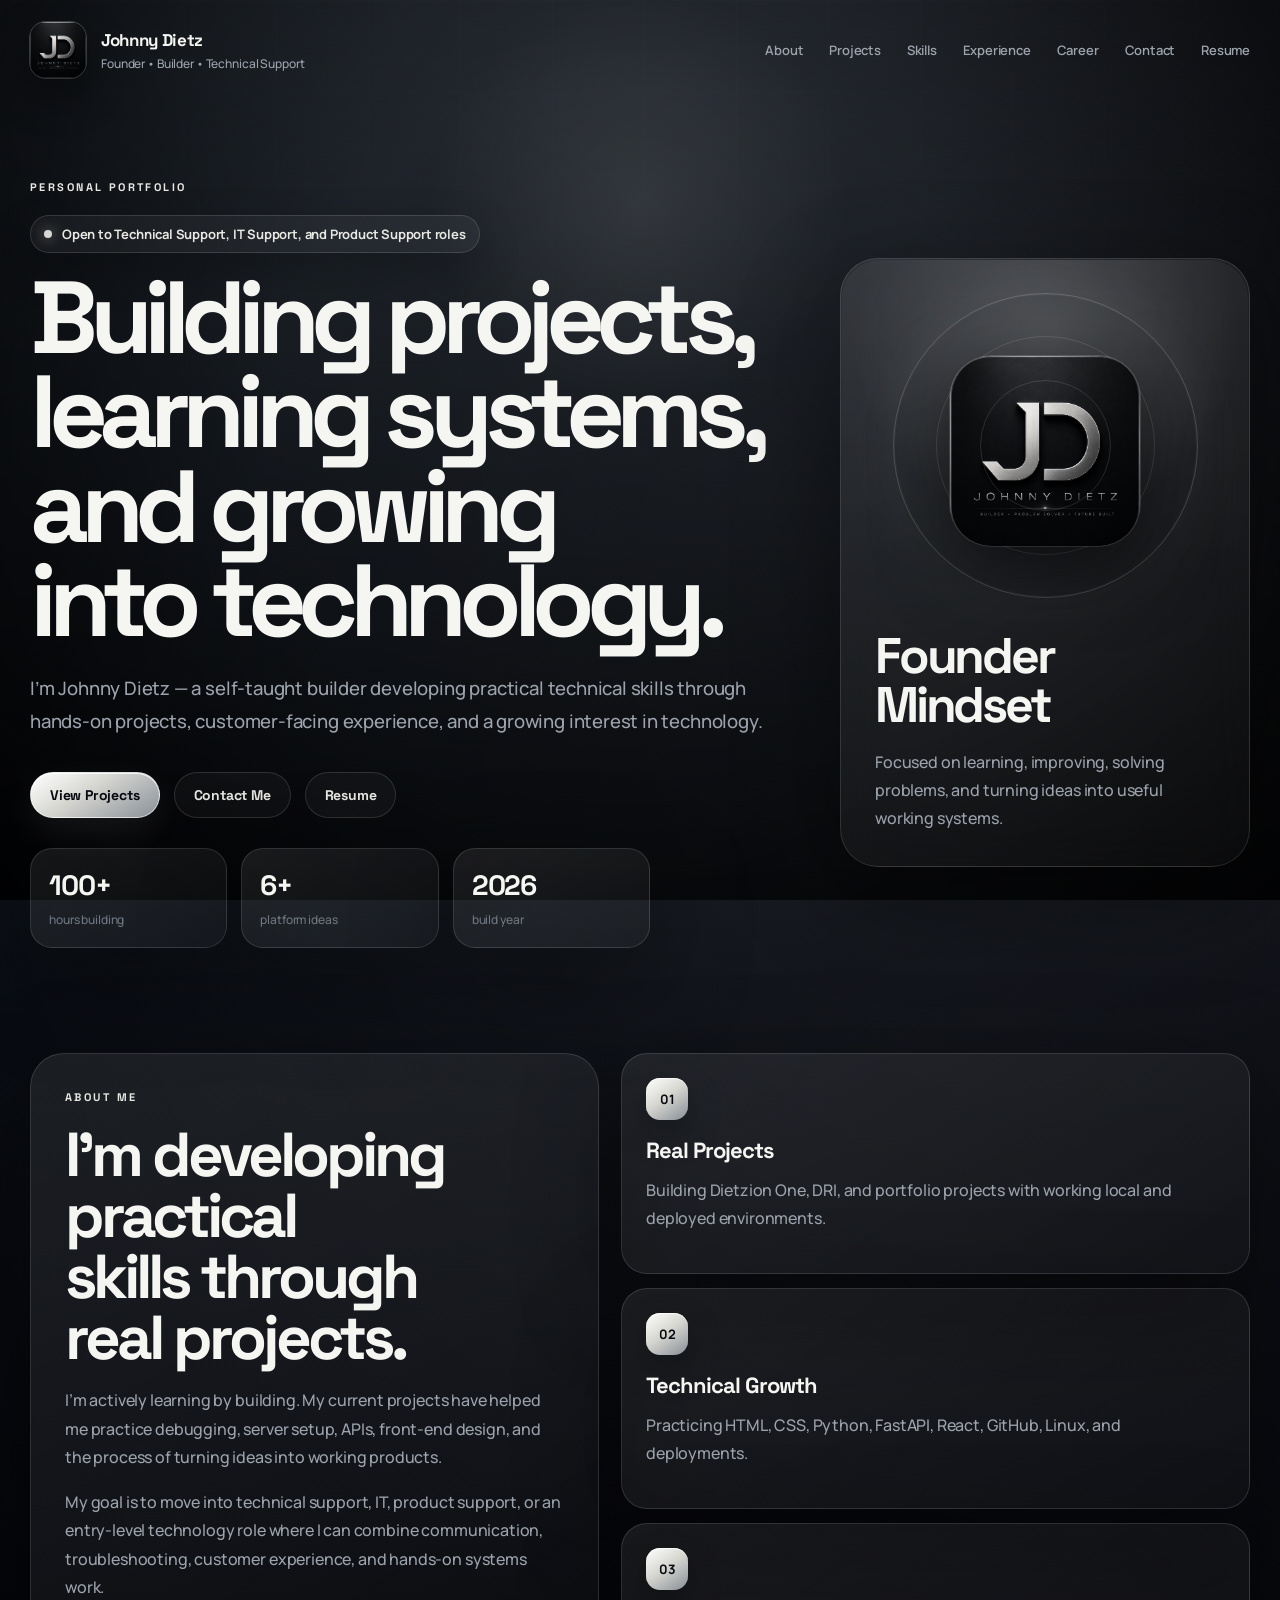
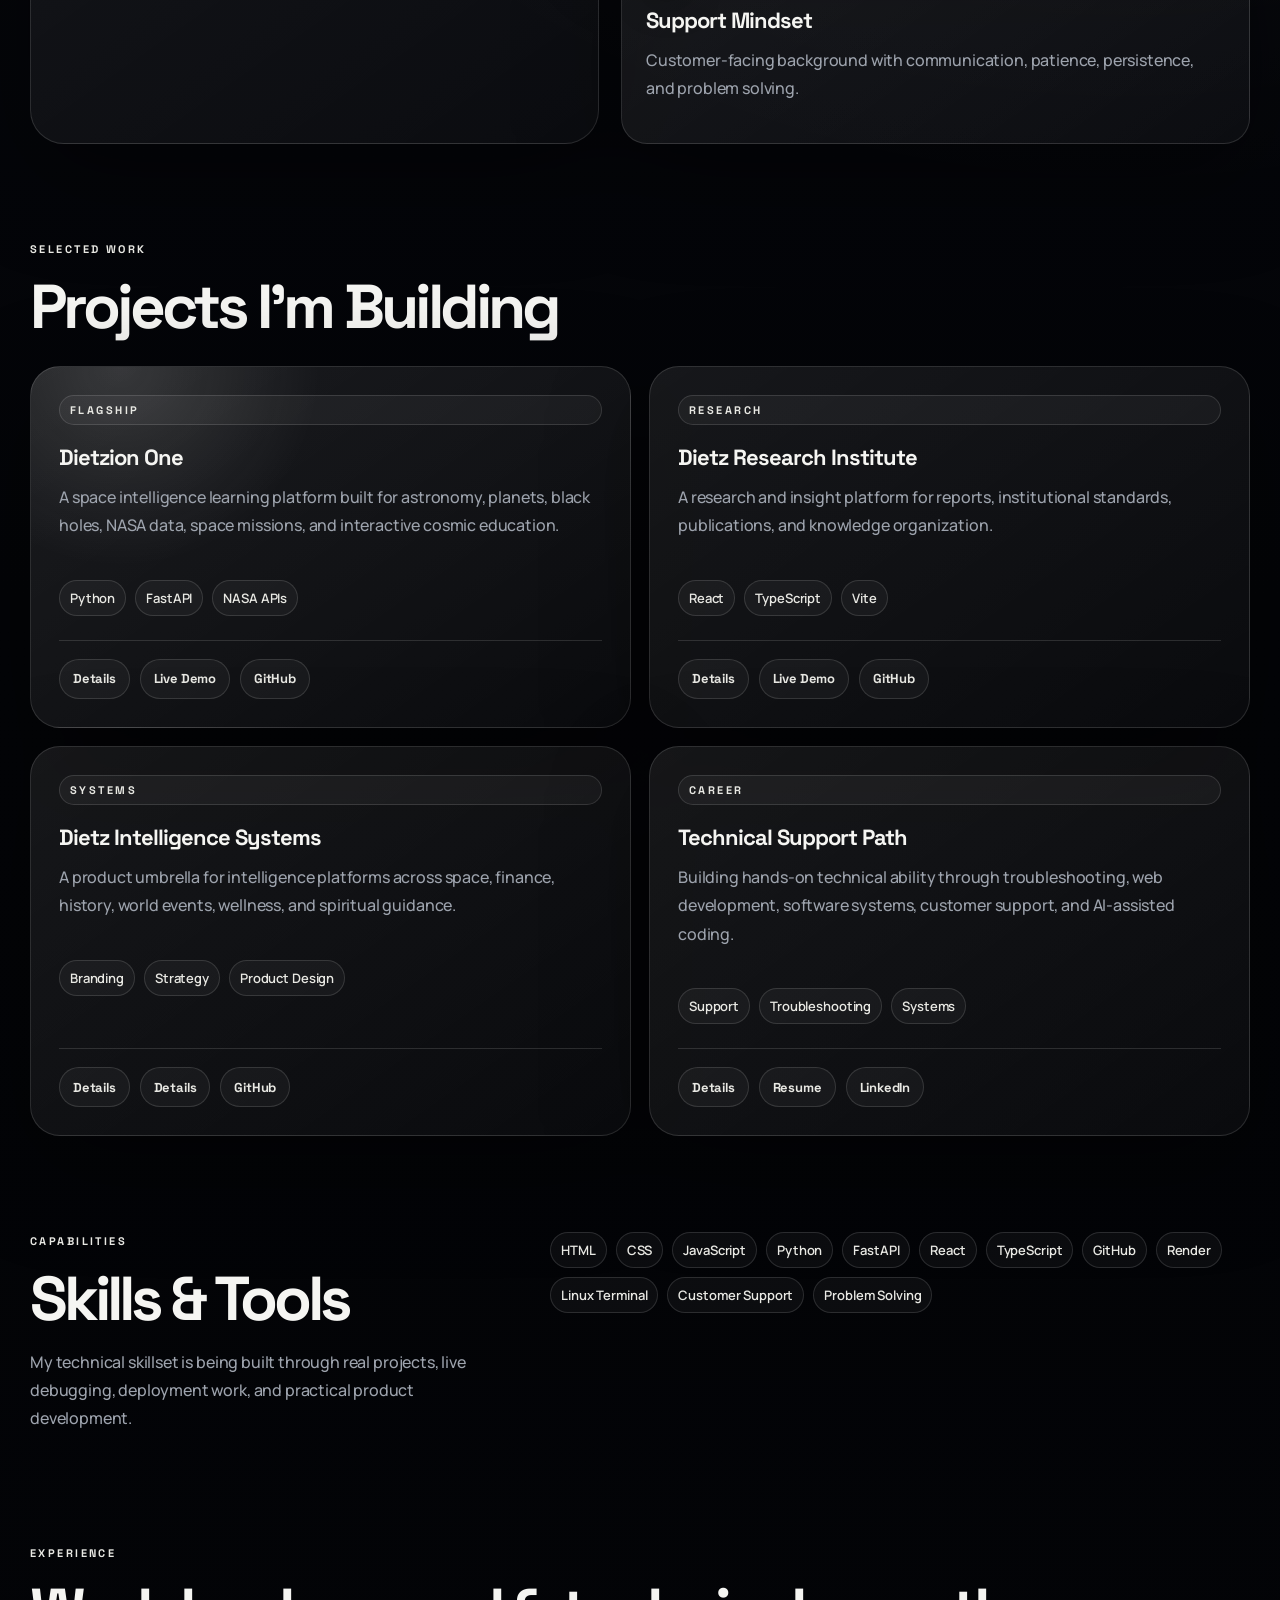
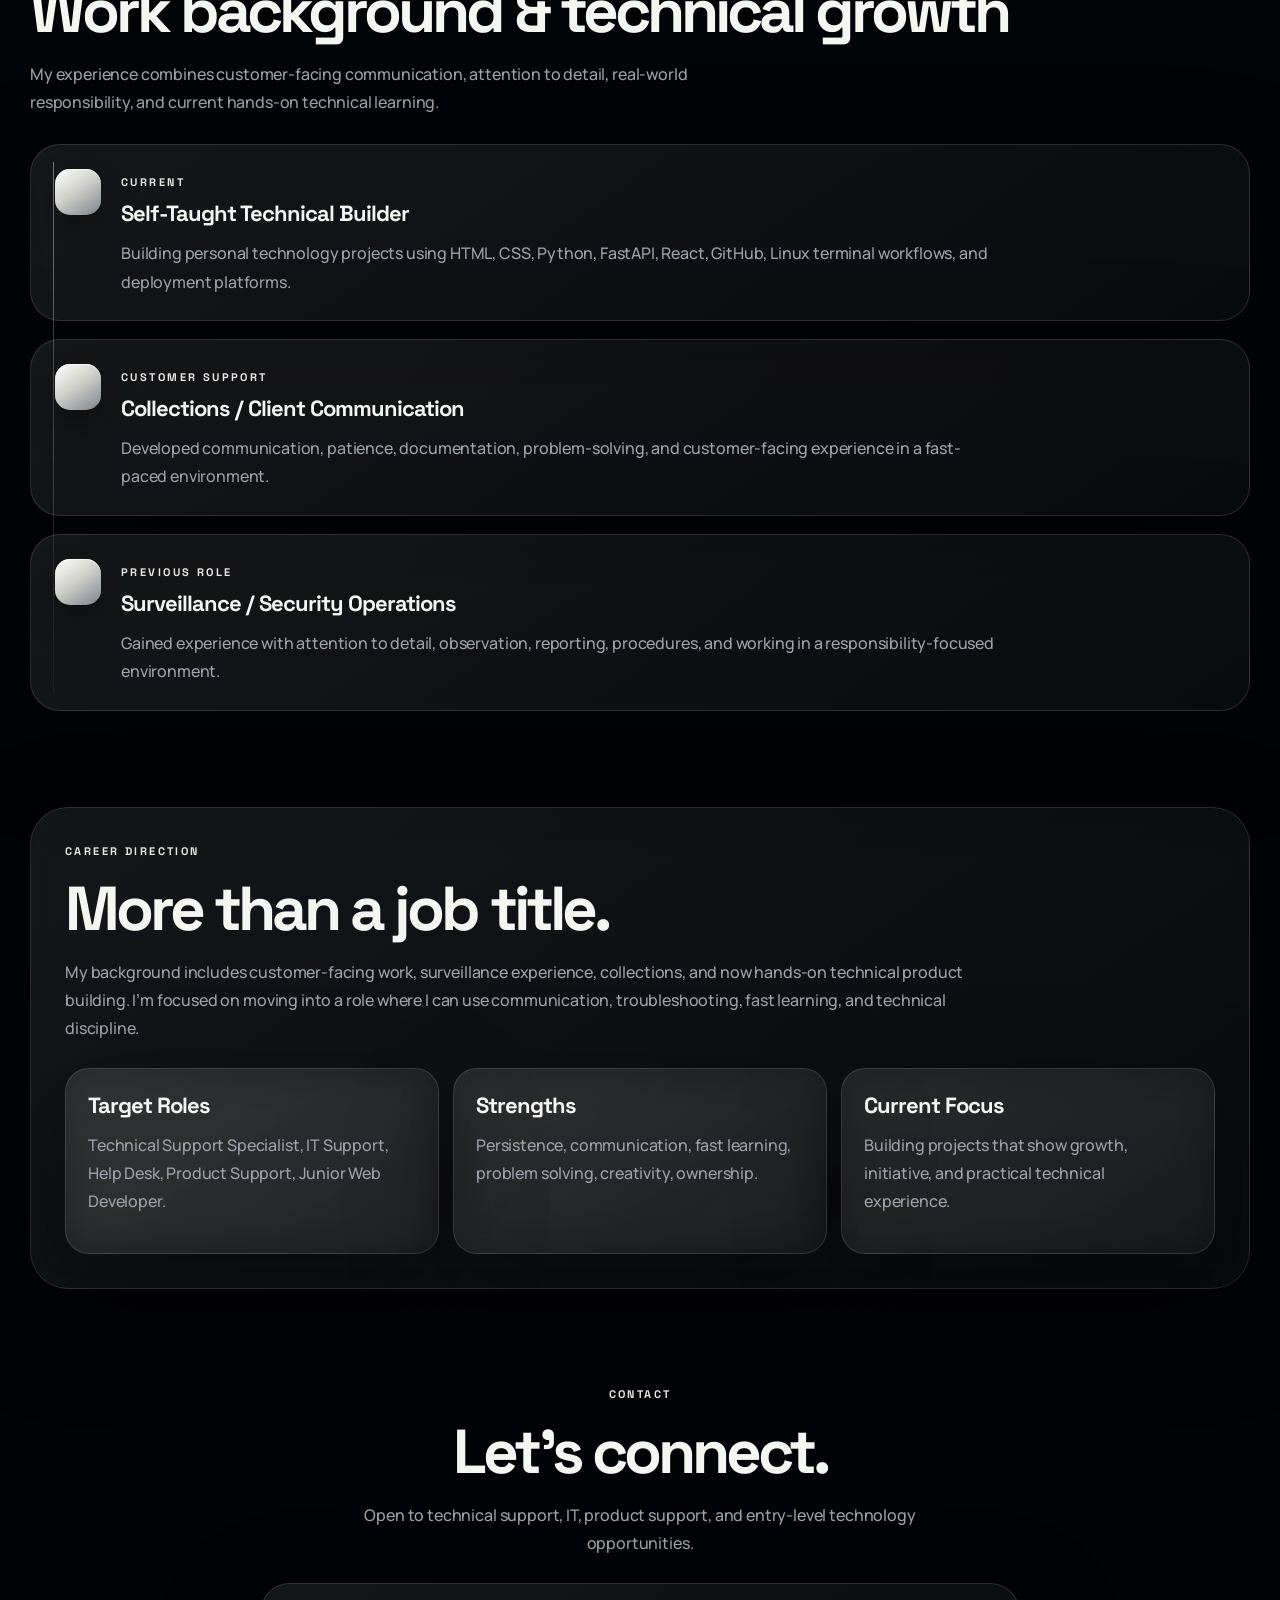
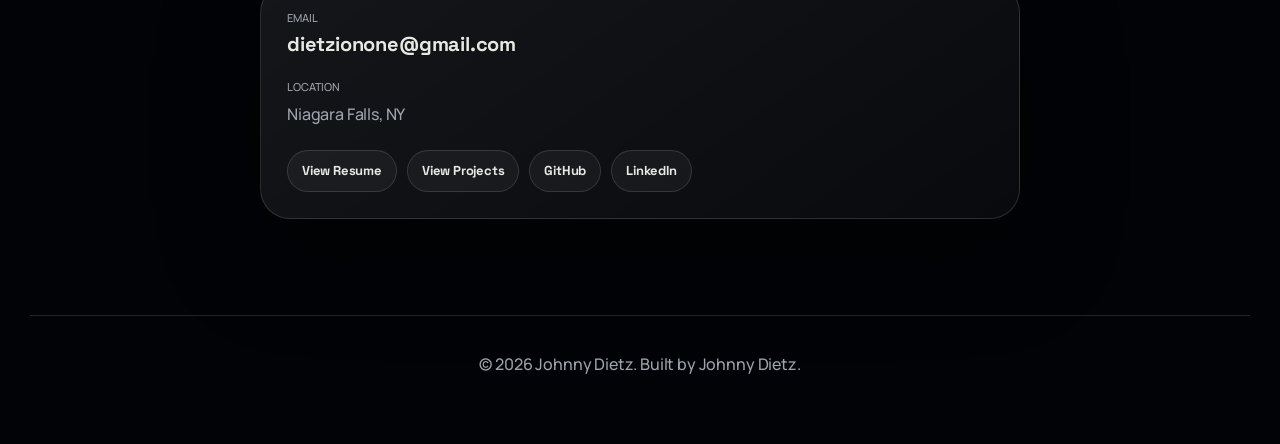
<file: templates/index.html>
<!DOCTYPE html>
<html lang="en">
<head>
  <meta name="description" content="Johnny Dietz personal portfolio — technical support candidate, self-taught builder, and creator of Dietzion One and Dietz Research Institute." />
  <meta name="theme-color" content="#030407" />
  <meta property="og:title" content="Johnny Dietz | Portfolio" />
  <meta property="og:description" content="Personal portfolio for Johnny Dietz — technical projects, support experience, and technology career growth." />
  <meta property="og:image" content="https://johnny-portfolio-pvc5.onrender.com/static/assets/jd-logo-icon.png" />
  <link rel="apple-touch-icon" href="/static/assets/jd-logo-icon.png" />
  <link rel="manifest" href="/static/site.webmanifest" />

  <link rel="icon" type="image/png" href="/static/assets/jd-logo-icon.png" />
  <meta charset="UTF-8" />
  <meta name="viewport" content="width=device-width, initial-scale=1.0" />
  <title>Johnny Dietz | Builder & Technical Support</title>
  <link rel="preconnect" href="https://fonts.googleapis.com">
  <link rel="preconnect" href="https://fonts.gstatic.com" crossorigin>
  <link href="https://fonts.googleapis.com/css2?family=Manrope:wght@400;500;600;700;800&family=Space+Grotesk:wght@500;600;700&display=swap" rel="stylesheet">
  <link rel="stylesheet" href="/static/style.css" />
</head>
<body>
  <div class="page-glow"></div>

  <header class="header">
    <div class="brand">
      <img class="logo-img" src="/static/assets/jd-logo-icon.png" alt="Johnny Dietz logo" />
      <div>
        <strong>Johnny Dietz</strong>
        <span>Founder • Builder • Technical Support</span>
      </div>
    </div>

    <nav>
      <a href="#about">About</a>
      <a href="#projects">Projects</a>
      <a href="#skills">Skills</a>
      <a href="#experience">Experience</a>
      <a href="#career">Career</a>
      <a href="#contact">Contact</a>
      <a href="/resume">Resume</a>
    </nav>
  </header>

  <main>
    <section class="hero">
      <div class="hero-copy">
        <p class="eyebrow">Personal Portfolio</p>
        <div class="availability-pill">
          <span></span>
          Open to Technical Support, IT Support, and Product Support roles
        </div>
        <h1>Building projects, learning systems, and growing into technology.</h1>
        <p class="subtitle">
          I’m Johnny Dietz — a self-taught builder developing practical technical skills through hands-on projects, customer-facing experience, and a growing interest in technology.
        </p>

        <div class="actions">
          <a href="#projects" class="btn primary">View Projects</a>
          <a href="#contact" class="btn secondary">Contact Me</a>
          <a href="/resume" class="btn secondary">Resume</a>
        </div>

        <div class="metrics">
          <div>
            <strong>100+</strong>
            <span>hours building</span>
          </div>
          <div>
            <strong>6+</strong>
            <span>platform ideas</span>
          </div>
          <div>
            <strong>2026</strong>
            <span>build year</span>
          </div>
        </div>
      </div>

      <div class="hero-panel">
        <div class="orbital">
          <img class="core-logo" src="/static/assets/jd-logo-icon.png" alt="Johnny Dietz logo" />
        </div>
        <h2>Founder Mindset</h2>
        <p>
          Focused on learning, improving, solving problems, and turning ideas into useful working systems.
        </p>
      </div>
    </section>


    <section class="section about" id="about">
      <div class="about-main">
        <p class="eyebrow">About Me</p>
        <h2>I’m developing practical skills through real projects.</h2>
        <p>
          I’m actively learning by building. My current projects have helped me practice debugging, server setup, APIs, front-end design, and the process of turning ideas into working products.
        </p>
        <p>
          My goal is to move into technical support, IT, product support, or an entry-level technology role where I can combine communication, troubleshooting, customer experience, and hands-on systems work.
        </p>
      </div>

      <div class="proof-grid">
        <div>
          <strong>01</strong>
          <h3>Real Projects</h3>
          <p>Building Dietzion One, DRI, and portfolio projects with working local and deployed environments.</p>
        </div>
        <div>
          <strong>02</strong>
          <h3>Technical Growth</h3>
          <p>Practicing HTML, CSS, Python, FastAPI, React, GitHub, Linux, and deployments.</p>
        </div>
        <div>
          <strong>03</strong>
          <h3>Support Mindset</h3>
          <p>Customer-facing background with communication, patience, persistence, and problem solving.</p>
        </div>
      </div>
    </section>

    <section class="section" id="projects">
      <div class="section-head">
        <p class="eyebrow">Selected Work</p>
        <h2>Projects I’m Building</h2>
      </div>

      <div class="grid project-grid-premium">
        <article class="card featured project-card-pro">
          <div class="project-card-main">
            <span class="tag">Flagship</span>
            <h3>Dietzion One</h3>
            <p>
              A space intelligence learning platform built for astronomy, planets, black holes,
              NASA data, space missions, and interactive cosmic education.
            </p>
            <div class="chips">
              <span>Python</span>
              <span>FastAPI</span>
              <span>NASA APIs</span>
            </div>
          </div>

          <div class="project-actions">
            <a href="/projects/dietzion-one">Details</a>
            <a href="https://dietzion-one-beta.onrender.com" target="_blank" rel="noopener">Live Demo</a>
            <a href="https://github.com/johnny7james" target="_blank" rel="noopener">GitHub</a>
          </div>
        </article>

        <article class="card project-card-pro">
          <div class="project-card-main">
            <span class="tag">Research</span>
            <h3>Dietz Research Institute</h3>
            <p>
              A research and insight platform for reports, institutional standards, publications,
              and knowledge organization.
            </p>
            <div class="chips">
              <span>React</span>
              <span>TypeScript</span>
              <span>Vite</span>
            </div>
          </div>

          <div class="project-actions">
            <a href="/projects/dri">Details</a>
            <a href="https://dri-platform.onrender.com" target="_blank" rel="noopener">Live Demo</a>
            <a href="https://github.com/johnny7james/dri-platform" target="_blank" rel="noopener">GitHub</a>
          </div>
        </article>

        <article class="card project-card-pro">
          <div class="project-card-main">
            <span class="tag">Systems</span>
            <h3>Dietz Intelligence Systems</h3>
            <p>
              A product umbrella for intelligence platforms across space, finance, history,
              world events, wellness, and spiritual guidance.
            </p>
            <div class="chips">
              <span>Branding</span>
              <span>Strategy</span>
              <span>Product Design</span>
            </div>
          </div>

          <div class="project-actions">
            <a href="/projects/dietz-intelligence-systems">Details</a>
            <a href="/projects/dietz-intelligence-systems">Details</a>
            <a href="https://github.com/johnny7james" target="_blank" rel="noopener">GitHub</a>
          </div>
        </article>

        <article class="card project-card-pro">
          <div class="project-card-main">
            <span class="tag">Career</span>
            <h3>Technical Support Path</h3>
            <p>
              Building hands-on technical ability through troubleshooting, web development,
              software systems, customer support, and AI-assisted coding.
            </p>
            <div class="chips">
              <span>Support</span>
              <span>Troubleshooting</span>
              <span>Systems</span>
            </div>
          </div>

          <div class="project-actions">
            <a href="/projects/technical-support-path">Details</a>
            <a href="/resume">Resume</a>
            <a href="https://www.linkedin.com/in/johnny-dietz-b0ab7422a/" target="_blank" rel="noopener">LinkedIn</a>
          </div>
        </article>
      </div>
    </section>

    <section class="section split" id="skills">
      <div>
        <p class="eyebrow">Capabilities</p>
        <h2>Skills & Tools</h2>
        <p>
          My technical skillset is being built through real projects, live debugging,
          deployment work, and practical product development.
        </p>
      </div>

      <div class="skill-cloud">
        <span>HTML</span>
        <span>CSS</span>
        <span>JavaScript</span>
        <span>Python</span>
        <span>FastAPI</span>
        <span>React</span>
        <span>TypeScript</span>
        <span>GitHub</span>
        <span>Render</span>
        <span>Linux Terminal</span>
        <span>Customer Support</span>
        <span>Problem Solving</span>
      </div>
    </section>


    <section class="section experience" id="experience">
      <div class="section-head">
        <p class="eyebrow">Experience</p>
        <h2>Work background & technical growth</h2>
        <p>
          My experience combines customer-facing communication, attention to detail,
          real-world responsibility, and current hands-on technical learning.
        </p>
      </div>

      <div class="timeline">
        <article class="timeline-item">
          <div class="timeline-dot"></div>
          <div>
            <span class="timeline-date">Current</span>
            <h3>Self-Taught Technical Builder</h3>
            <p>
              Building personal technology projects using HTML, CSS, Python, FastAPI,
              React, GitHub, Linux terminal workflows, and deployment platforms.
            </p>
          </div>
        </article>

        <article class="timeline-item">
          <div class="timeline-dot"></div>
          <div>
            <span class="timeline-date">Customer Support</span>
            <h3>Collections / Client Communication</h3>
            <p>
              Developed communication, patience, documentation, problem-solving,
              and customer-facing experience in a fast-paced environment.
            </p>
          </div>
        </article>

        <article class="timeline-item">
          <div class="timeline-dot"></div>
          <div>
            <span class="timeline-date">Previous Role</span>
            <h3>Surveillance / Security Operations</h3>
            <p>
              Gained experience with attention to detail, observation, reporting,
              procedures, and working in a responsibility-focused environment.
            </p>
          </div>
        </article>
      </div>
    </section>

    <section class="section career" id="career">
      <p class="eyebrow">Career Direction</p>
      <h2>More than a job title.</h2>
      <p>
        My background includes customer-facing work, surveillance experience, collections,
        and now hands-on technical product building. I’m focused on moving into a role
        where I can use communication, troubleshooting, fast learning, and technical discipline.
      </p>

      <div class="career-grid">
        <div>
          <h3>Target Roles</h3>
          <p>Technical Support Specialist, IT Support, Help Desk, Product Support, Junior Web Developer.</p>
        </div>
        <div>
          <h3>Strengths</h3>
          <p>Persistence, communication, fast learning, problem solving, creativity, ownership.</p>
        </div>
        <div>
          <h3>Current Focus</h3>
          <p>Building projects that show growth, initiative, and practical technical experience.</p>
        </div>
      </div>
    </section>

    <section class="section contact" id="contact">
      <p class="eyebrow">Contact</p>
      <h2>Let’s connect.</h2>
      <p>
        Open to technical support, IT, product support, and entry-level technology opportunities.
      </p>

      <div class="contact-box professional-contact">
        <div>
          <span class="contact-label">Email</span>
          <a href="mailto:dietzionone@gmail.com">dietzionone@gmail.com</a>
        </div>

        <div>
          <span class="contact-label">Location</span>
          <p>Niagara Falls, NY</p>
        </div>

        <div class="contact-links">
          <a href="/resume">View Resume</a>
          <a href="#projects">View Projects</a>
          <a href="https://github.com/johnny7james" target="_blank" rel="noopener">GitHub</a>
          <a href="https://www.linkedin.com/in/johnny-dietz-b0ab7422a/" target="_blank" rel="noopener">LinkedIn</a>
        </div>
      </div>
    </section>
  </main>

  <footer>
    <p>© 2026 Johnny Dietz. Built by Johnny Dietz.</p>
  </footer>

  <script src="/static/script.js"></script>
</body>
</html>
</file>
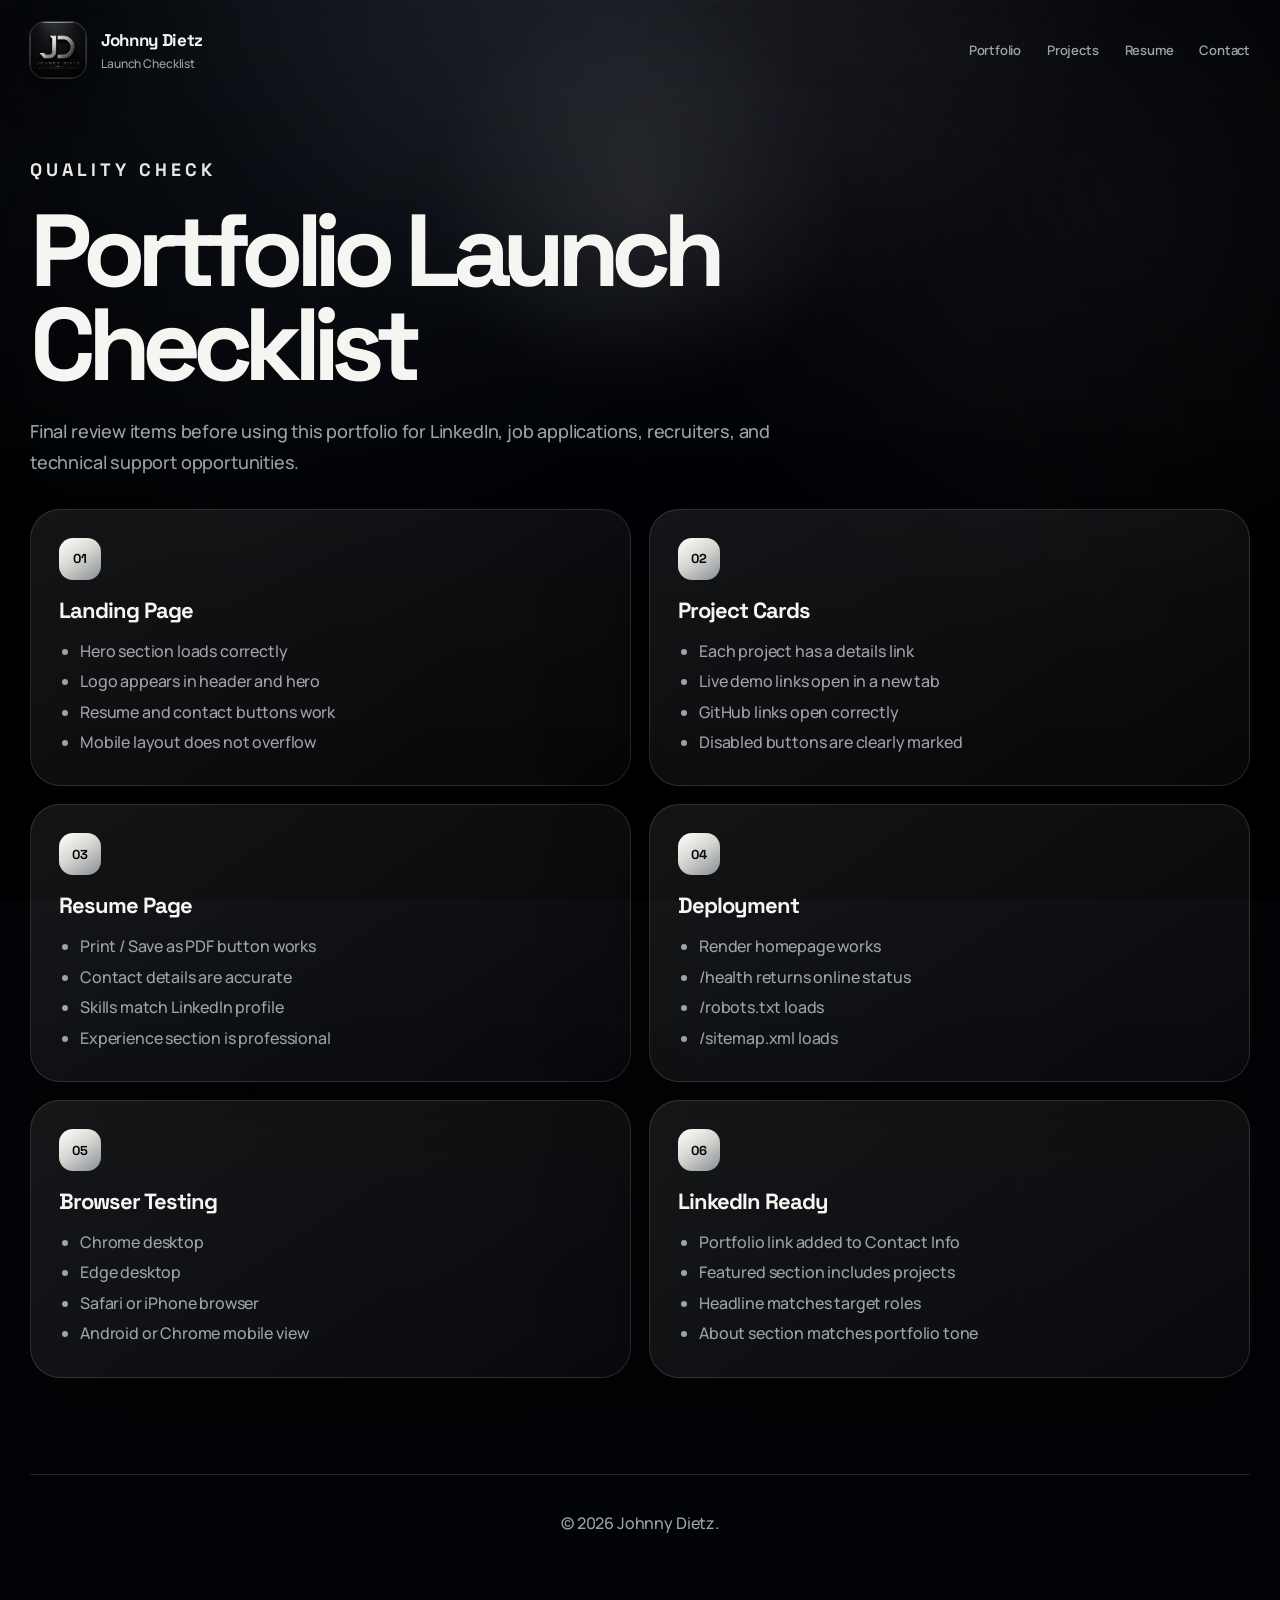
<file: templates/checklist.html>
<!DOCTYPE html>
<html lang="en">
<head>
  <meta name="description" content="Johnny Dietz portfolio deployment and QA checklist." />
  <meta charset="UTF-8" />
  <meta name="viewport" content="width=device-width, initial-scale=1.0" />
  <meta name="theme-color" content="#030407" />
  <link rel="icon" type="image/png" href="/static/assets/jd-logo-icon.png" />
  <title>Launch Checklist | Johnny Dietz</title>
  <link rel="preconnect" href="https://fonts.googleapis.com">
  <link rel="preconnect" href="https://fonts.gstatic.com" crossorigin>
  <link href="https://fonts.googleapis.com/css2?family=Manrope:wght@400;500;600;700;800&family=Space+Grotesk:wght@500;600;700&display=swap" rel="stylesheet">
  <link rel="stylesheet" href="/static/style.css" />
</head>
<body>
  <div class="page-glow"></div>

  <header class="header">
    <div class="brand">
      <img class="logo-img" src="/static/assets/jd-logo-icon.png" alt="Johnny Dietz logo" />
      <div>
        <strong>Johnny Dietz</strong>
        <span>Launch Checklist</span>
      </div>
    </div>

    <nav>
      <a href="/">Portfolio</a>
      <a href="/#projects">Projects</a>
      <a href="/resume">Resume</a>
      <a href="/#contact">Contact</a>
    </nav>
  </header>

  <main>
    <section class="section checklist-page">
      <p class="eyebrow">Quality Check</p>
      <h1>Portfolio Launch Checklist</h1>
      <p>
        Final review items before using this portfolio for LinkedIn, job applications, recruiters,
        and technical support opportunities.
      </p>

      <div class="checklist-grid">
        <article class="check-card">
          <span>01</span>
          <h3>Landing Page</h3>
          <ul>
            <li>Hero section loads correctly</li>
            <li>Logo appears in header and hero</li>
            <li>Resume and contact buttons work</li>
            <li>Mobile layout does not overflow</li>
          </ul>
        </article>

        <article class="check-card">
          <span>02</span>
          <h3>Project Cards</h3>
          <ul>
            <li>Each project has a details link</li>
            <li>Live demo links open in a new tab</li>
            <li>GitHub links open correctly</li>
            <li>Disabled buttons are clearly marked</li>
          </ul>
        </article>

        <article class="check-card">
          <span>03</span>
          <h3>Resume Page</h3>
          <ul>
            <li>Print / Save as PDF button works</li>
            <li>Contact details are accurate</li>
            <li>Skills match LinkedIn profile</li>
            <li>Experience section is professional</li>
          </ul>
        </article>

        <article class="check-card">
          <span>04</span>
          <h3>Deployment</h3>
          <ul>
            <li>Render homepage works</li>
            <li>/health returns online status</li>
            <li>/robots.txt loads</li>
            <li>/sitemap.xml loads</li>
          </ul>
        </article>

        <article class="check-card">
          <span>05</span>
          <h3>Browser Testing</h3>
          <ul>
            <li>Chrome desktop</li>
            <li>Edge desktop</li>
            <li>Safari or iPhone browser</li>
            <li>Android or Chrome mobile view</li>
          </ul>
        </article>

        <article class="check-card">
          <span>06</span>
          <h3>LinkedIn Ready</h3>
          <ul>
            <li>Portfolio link added to Contact Info</li>
            <li>Featured section includes projects</li>
            <li>Headline matches target roles</li>
            <li>About section matches portfolio tone</li>
          </ul>
        </article>
      </div>
    </section>
  </main>

  <footer>
    <p>© 2026 Johnny Dietz.</p>
  </footer>
</body>
</html>
</file>
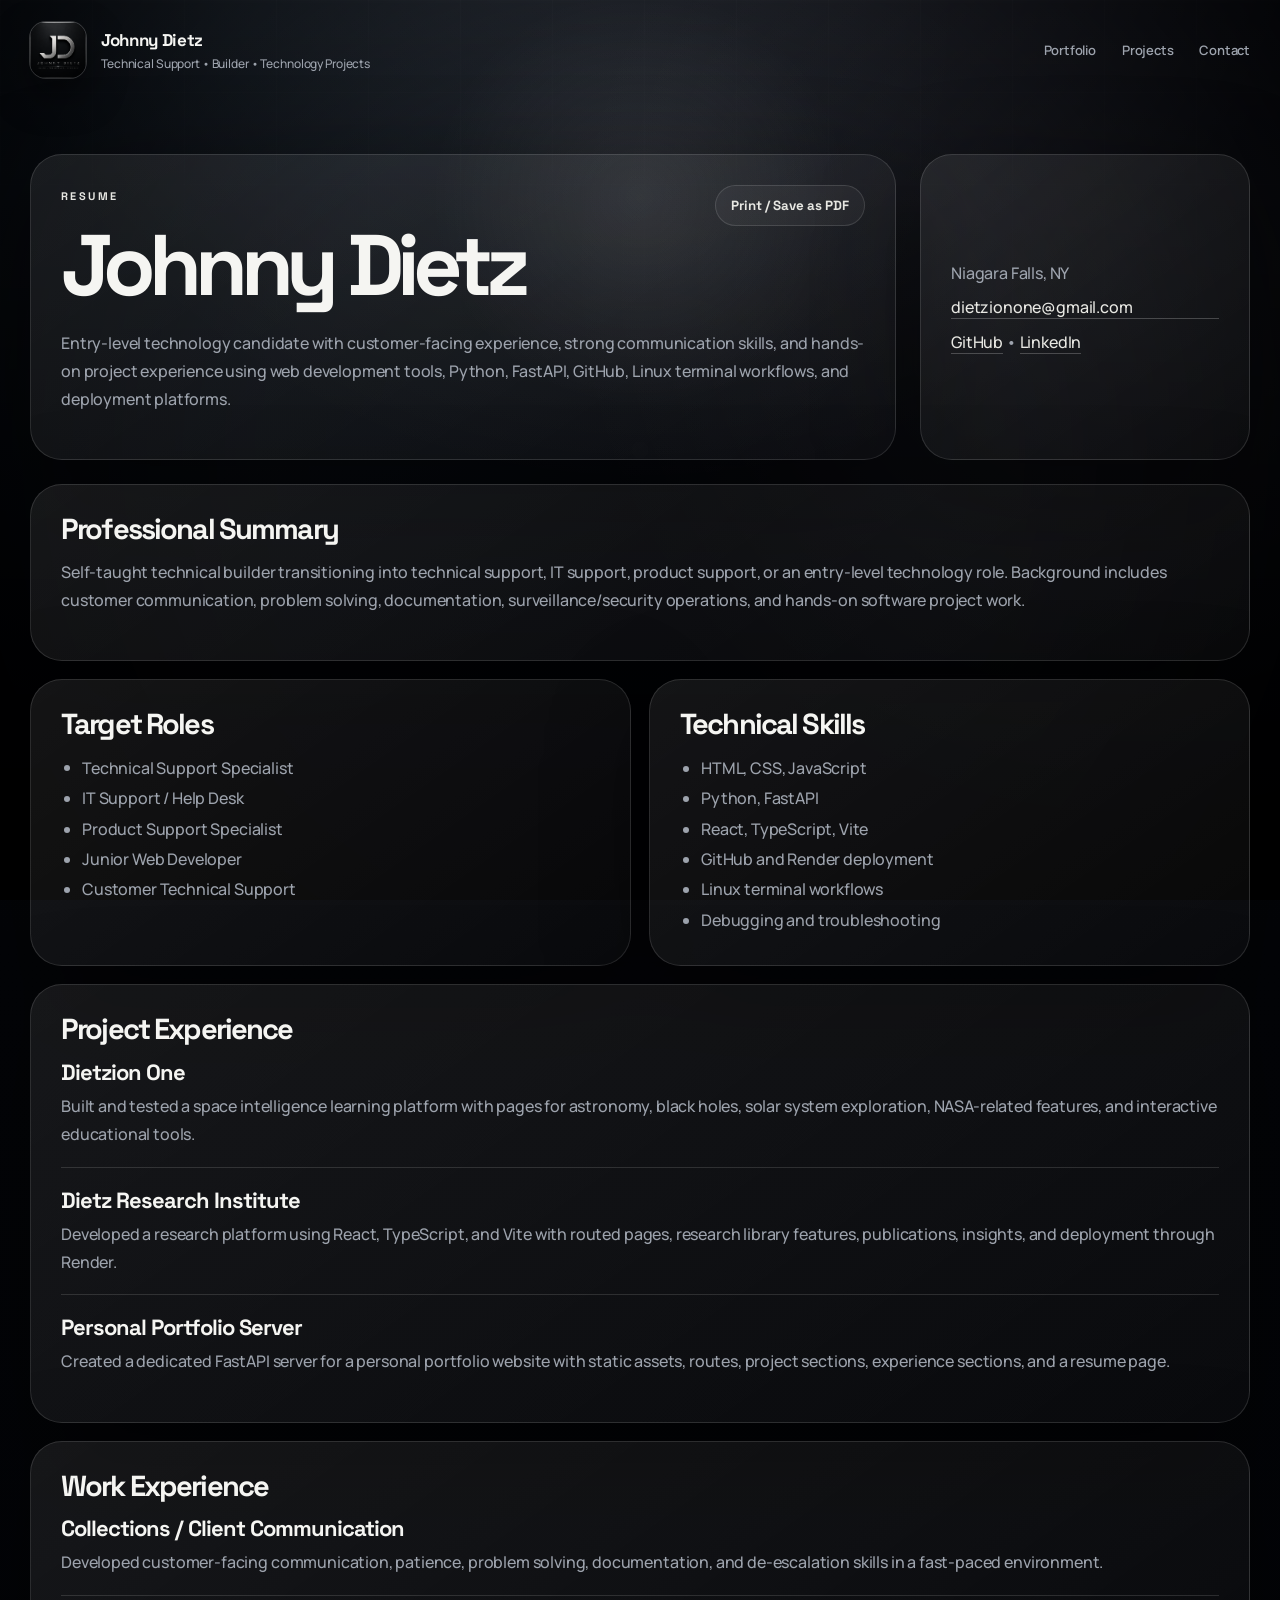
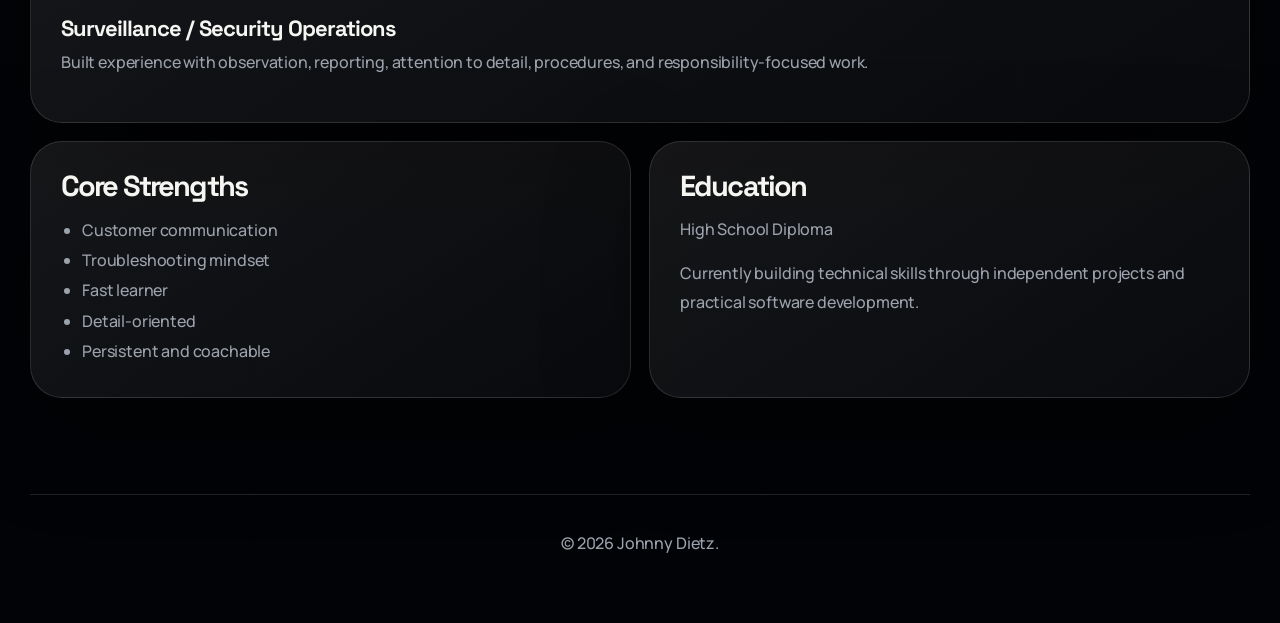
<file: templates/resume.html>
<!DOCTYPE html>
<html lang="en">
<head>
  <meta name="description" content="Johnny Dietz personal portfolio — technical support candidate, self-taught builder, and creator of Dietzion One and Dietz Research Institute." />
  <meta name="theme-color" content="#030407" />
  <meta property="og:title" content="Johnny Dietz | Portfolio" />
  <meta property="og:description" content="Personal portfolio for Johnny Dietz — technical projects, support experience, and technology career growth." />
  <meta property="og:image" content="https://johnny-portfolio-pvc5.onrender.com/static/assets/jd-logo-icon.png" />
  <link rel="apple-touch-icon" href="/static/assets/jd-logo-icon.png" />
  <link rel="manifest" href="/static/site.webmanifest" />

  <link rel="icon" type="image/png" href="/static/assets/jd-logo-icon.png" />
  <meta charset="UTF-8" />
  <meta name="viewport" content="width=device-width, initial-scale=1.0" />
  <title>Resume | Johnny Dietz</title>
  <link rel="preconnect" href="https://fonts.googleapis.com">
  <link rel="preconnect" href="https://fonts.gstatic.com" crossorigin>
  <link href="https://fonts.googleapis.com/css2?family=Manrope:wght@400;500;600;700;800&family=Space+Grotesk:wght@500;600;700&display=swap" rel="stylesheet">
  <link rel="stylesheet" href="/static/style.css" />
</head>
<body>
  <div class="page-glow"></div>

  <header class="header">
    <div class="brand">
      <img class="logo-img" src="/static/assets/jd-logo-icon.png" alt="Johnny Dietz logo" />
      <div>
        <strong>Johnny Dietz</strong>
        <span>Technical Support • Builder • Technology Projects</span>
      </div>
    </div>

    <nav>
      <a href="/">Portfolio</a>
      <a href="/#projects">Projects</a>
      <a href="/#contact">Contact</a>
    </nav>
  </header>

  <main>
    <section class="section resume-page">
      <div class="resume-header">
        <div>
          <div class="resume-topline">
            <p class="eyebrow">Resume</p>
            <button class="print-btn" onclick="window.print()">Print / Save as PDF</button>
          </div>
          <h1>Johnny Dietz</h1>
          <p>
            Entry-level technology candidate with customer-facing experience, strong communication skills,
            and hands-on project experience using web development tools, Python, FastAPI, GitHub,
            Linux terminal workflows, and deployment platforms.
          </p>
        </div>

        <div class="resume-contact">
          <span>Niagara Falls, NY</span>
          <a href="mailto:dietzionone@gmail.com">dietzionone@gmail.com</a>
          <span><a href="https://github.com/johnny7james" target="_blank" rel="noopener">GitHub</a> • <a href="https://www.linkedin.com/in/johnny-dietz-b0ab7422a/" target="_blank" rel="noopener">LinkedIn</a></span>
        </div>
      </div>

      <div class="resume-grid">
        <section class="resume-block wide">
          <h2>Professional Summary</h2>
          <p>
            Self-taught technical builder transitioning into technical support, IT support,
            product support, or an entry-level technology role. Background includes customer communication,
            problem solving, documentation, surveillance/security operations, and hands-on software project work.
          </p>
        </section>

        <section class="resume-block">
          <h2>Target Roles</h2>
          <ul>
            <li>Technical Support Specialist</li>
            <li>IT Support / Help Desk</li>
            <li>Product Support Specialist</li>
            <li>Junior Web Developer</li>
            <li>Customer Technical Support</li>
          </ul>
        </section>

        <section class="resume-block">
          <h2>Technical Skills</h2>
          <ul>
            <li>HTML, CSS, JavaScript</li>
            <li>Python, FastAPI</li>
            <li>React, TypeScript, Vite</li>
            <li>GitHub and Render deployment</li>
            <li>Linux terminal workflows</li>
            <li>Debugging and troubleshooting</li>
          </ul>
        </section>

        <section class="resume-block wide">
          <h2>Project Experience</h2>

          <div class="resume-item">
            <h3>Dietzion One</h3>
            <p>
              Built and tested a space intelligence learning platform with pages for astronomy,
              black holes, solar system exploration, NASA-related features, and interactive educational tools.
            </p>
          </div>

          <div class="resume-item">
            <h3>Dietz Research Institute</h3>
            <p>
              Developed a research platform using React, TypeScript, and Vite with routed pages,
              research library features, publications, insights, and deployment through Render.
            </p>
          </div>

          <div class="resume-item">
            <h3>Personal Portfolio Server</h3>
            <p>
              Created a dedicated FastAPI server for a personal portfolio website with static assets,
              routes, project sections, experience sections, and a resume page.
            </p>
          </div>
        </section>

        <section class="resume-block wide">
          <h2>Work Experience</h2>

          <div class="resume-item">
            <h3>Collections / Client Communication</h3>
            <p>
              Developed customer-facing communication, patience, problem solving, documentation,
              and de-escalation skills in a fast-paced environment.
            </p>
          </div>

          <div class="resume-item">
            <h3>Surveillance / Security Operations</h3>
            <p>
              Built experience with observation, reporting, attention to detail, procedures,
              and responsibility-focused work.
            </p>
          </div>
        </section>

        <section class="resume-block">
          <h2>Core Strengths</h2>
          <ul>
            <li>Customer communication</li>
            <li>Troubleshooting mindset</li>
            <li>Fast learner</li>
            <li>Detail-oriented</li>
            <li>Persistent and coachable</li>
          </ul>
        </section>

        <section class="resume-block">
          <h2>Education</h2>
          <p>High School Diploma</p>
          <p>Currently building technical skills through independent projects and practical software development.</p>
        </section>
      </div>
    </section>
  </main>

  <footer>
    <p>© 2026 Johnny Dietz.</p>
  </footer>
</body>
</html>
</file>
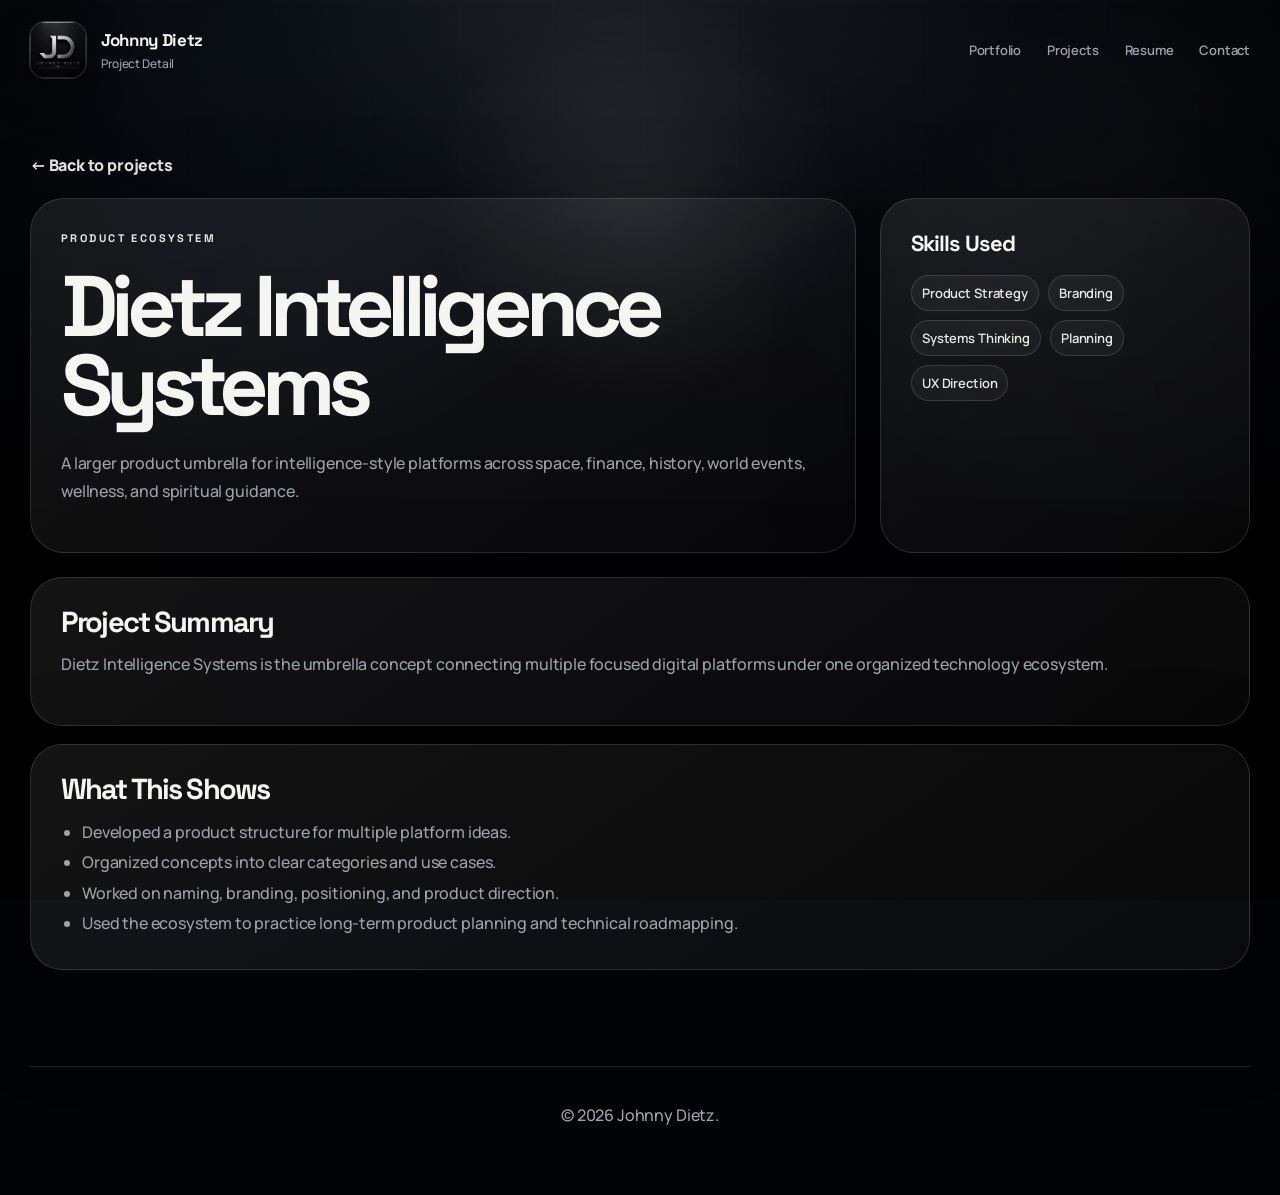
<file: templates/projects/dietz-intelligence-systems.html>
<!DOCTYPE html>
<html lang="en">
<head>
  <meta name="description" content="Johnny Dietz personal portfolio — technical support candidate, self-taught builder, and creator of Dietzion One and Dietz Research Institute." />
  <meta name="theme-color" content="#030407" />
  <meta property="og:title" content="Johnny Dietz | Portfolio" />
  <meta property="og:description" content="Personal portfolio for Johnny Dietz — technical projects, support experience, and technology career growth." />
  <meta property="og:image" content="https://johnny-portfolio-pvc5.onrender.com/static/assets/jd-logo-icon.png" />
  <link rel="apple-touch-icon" href="/static/assets/jd-logo-icon.png" />
  <link rel="manifest" href="/static/site.webmanifest" />

  <link rel="icon" type="image/png" href="/static/assets/jd-logo-icon.png" />
  <meta charset="UTF-8" />
  <meta name="viewport" content="width=device-width, initial-scale=1.0" />
  <title>Dietz Intelligence Systems | Johnny Dietz</title>
  <link rel="preconnect" href="https://fonts.googleapis.com">
  <link rel="preconnect" href="https://fonts.gstatic.com" crossorigin>
  <link href="https://fonts.googleapis.com/css2?family=Manrope:wght@400;500;600;700;800&family=Space+Grotesk:wght@500;600;700&display=swap" rel="stylesheet">
  <link rel="stylesheet" href="/static/style.css" />
</head>
<body>
  <div class="page-glow"></div>

  <header class="header">
    <div class="brand">
      <img class="logo-img" src="/static/assets/jd-logo-icon.png" alt="Johnny Dietz logo" />
      <div>
        <strong>Johnny Dietz</strong>
        <span>Project Detail</span>
      </div>
    </div>

    <nav>
      <a href="/">Portfolio</a>
      <a href="/#projects">Projects</a>
      <a href="/resume">Resume</a>
      <a href="/#contact">Contact</a>
    </nav>
  </header>

  <main>
    <section class="section project-detail">
      <a class="back-link" href="/#projects">← Back to projects</a>

      <div class="project-detail-hero">
        <div>
          <p class="eyebrow">Product Ecosystem</p>
          <h1>Dietz Intelligence Systems</h1>
          <p>A larger product umbrella for intelligence-style platforms across space, finance, history, world events, wellness, and spiritual guidance.</p>
        </div>

        <div class="project-detail-panel">
          <h3>Skills Used</h3>
          <div class="skill-cloud">
            <span>Product Strategy</span>            <span>Branding</span>            <span>Systems Thinking</span>            <span>Planning</span>            <span>UX Direction</span>
          </div>
        </div>
      </div>

      <div class="project-detail-grid">
        <section class="resume-block wide">
          <h2>Project Summary</h2>
          <p>Dietz Intelligence Systems is the umbrella concept connecting multiple focused digital platforms under one organized technology ecosystem.</p>
        </section>

        <section class="resume-block wide">
          <h2>What This Shows</h2>
          <ul>
            <li>Developed a product structure for multiple platform ideas.</li>            <li>Organized concepts into clear categories and use cases.</li>            <li>Worked on naming, branding, positioning, and product direction.</li>            <li>Used the ecosystem to practice long-term product planning and technical roadmapping.</li>
          </ul>
        </section>
      </div>
    </section>
  </main>

  <footer>
    <p>© 2026 Johnny Dietz.</p>
  </footer>
</body>
</html>
</file>
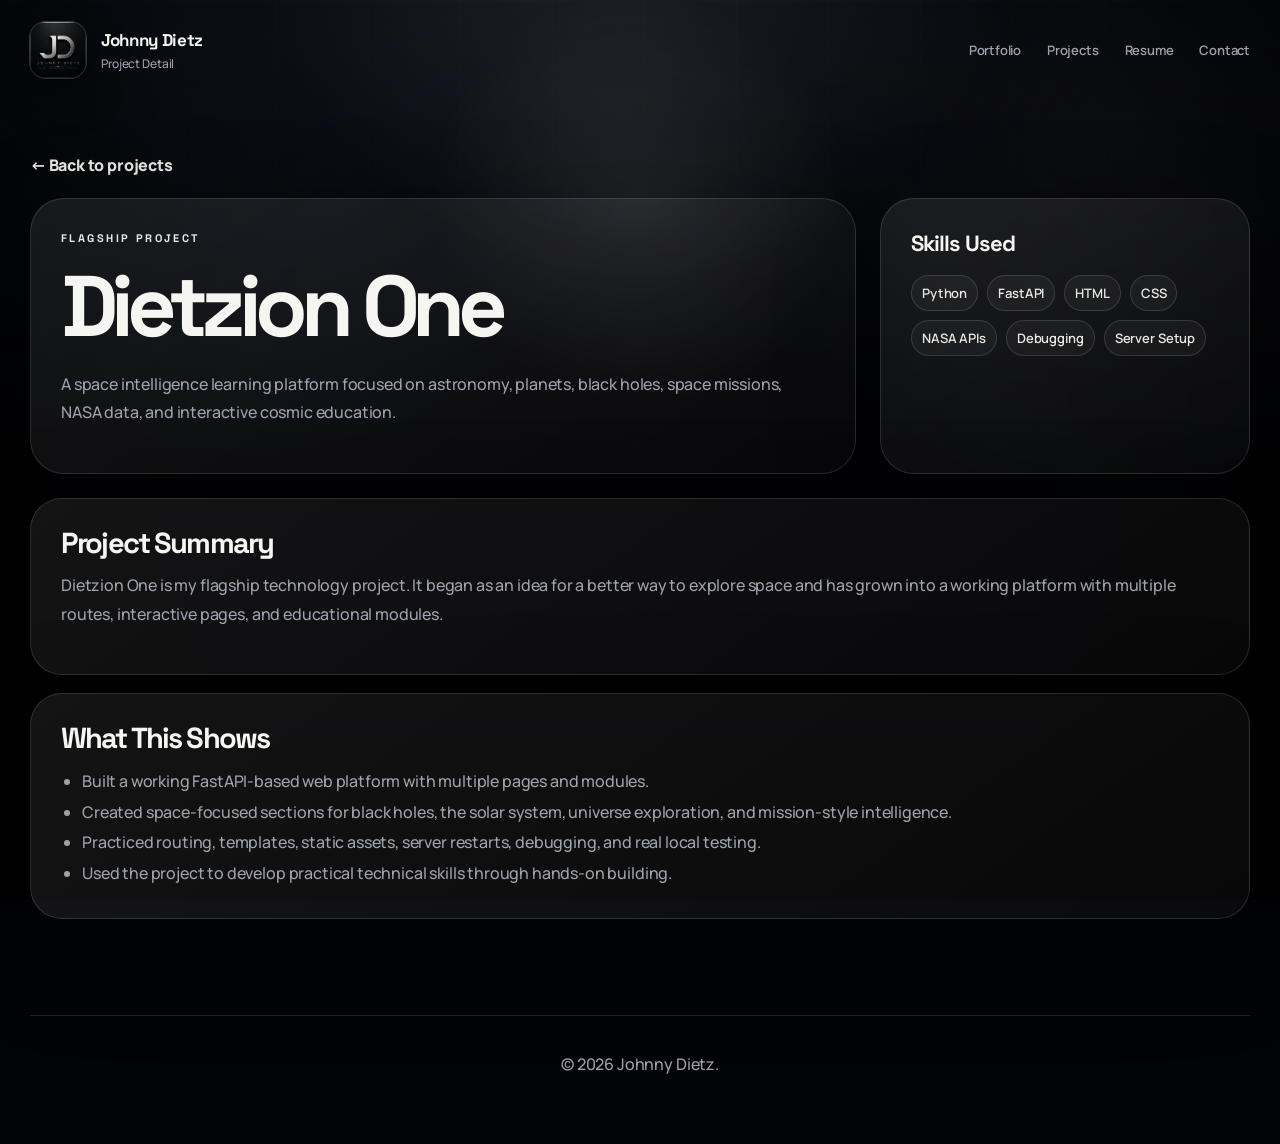
<file: templates/projects/dietzion-one.html>
<!DOCTYPE html>
<html lang="en">
<head>
  <meta name="description" content="Johnny Dietz personal portfolio — technical support candidate, self-taught builder, and creator of Dietzion One and Dietz Research Institute." />
  <meta name="theme-color" content="#030407" />
  <meta property="og:title" content="Johnny Dietz | Portfolio" />
  <meta property="og:description" content="Personal portfolio for Johnny Dietz — technical projects, support experience, and technology career growth." />
  <meta property="og:image" content="https://johnny-portfolio-pvc5.onrender.com/static/assets/jd-logo-icon.png" />
  <link rel="apple-touch-icon" href="/static/assets/jd-logo-icon.png" />
  <link rel="manifest" href="/static/site.webmanifest" />

  <link rel="icon" type="image/png" href="/static/assets/jd-logo-icon.png" />
  <meta charset="UTF-8" />
  <meta name="viewport" content="width=device-width, initial-scale=1.0" />
  <title>Dietzion One | Johnny Dietz</title>
  <link rel="preconnect" href="https://fonts.googleapis.com">
  <link rel="preconnect" href="https://fonts.gstatic.com" crossorigin>
  <link href="https://fonts.googleapis.com/css2?family=Manrope:wght@400;500;600;700;800&family=Space+Grotesk:wght@500;600;700&display=swap" rel="stylesheet">
  <link rel="stylesheet" href="/static/style.css" />
</head>
<body>
  <div class="page-glow"></div>

  <header class="header">
    <div class="brand">
      <img class="logo-img" src="/static/assets/jd-logo-icon.png" alt="Johnny Dietz logo" />
      <div>
        <strong>Johnny Dietz</strong>
        <span>Project Detail</span>
      </div>
    </div>

    <nav>
      <a href="/">Portfolio</a>
      <a href="/#projects">Projects</a>
      <a href="/resume">Resume</a>
      <a href="/#contact">Contact</a>
    </nav>
  </header>

  <main>
    <section class="section project-detail">
      <a class="back-link" href="/#projects">← Back to projects</a>

      <div class="project-detail-hero">
        <div>
          <p class="eyebrow">Flagship Project</p>
          <h1>Dietzion One</h1>
          <p>A space intelligence learning platform focused on astronomy, planets, black holes, space missions, NASA data, and interactive cosmic education.</p>
        </div>

        <div class="project-detail-panel">
          <h3>Skills Used</h3>
          <div class="skill-cloud">
            <span>Python</span>            <span>FastAPI</span>            <span>HTML</span>            <span>CSS</span>            <span>NASA APIs</span>            <span>Debugging</span>            <span>Server Setup</span>
          </div>
        </div>
      </div>

      <div class="project-detail-grid">
        <section class="resume-block wide">
          <h2>Project Summary</h2>
          <p>Dietzion One is my flagship technology project. It began as an idea for a better way to explore space and has grown into a working platform with multiple routes, interactive pages, and educational modules.</p>
        </section>

        <section class="resume-block wide">
          <h2>What This Shows</h2>
          <ul>
            <li>Built a working FastAPI-based web platform with multiple pages and modules.</li>            <li>Created space-focused sections for black holes, the solar system, universe exploration, and mission-style intelligence.</li>            <li>Practiced routing, templates, static assets, server restarts, debugging, and real local testing.</li>            <li>Used the project to develop practical technical skills through hands-on building.</li>
          </ul>
        </section>
      </div>
    </section>
  </main>

  <footer>
    <p>© 2026 Johnny Dietz.</p>
  </footer>
</body>
</html>
</file>
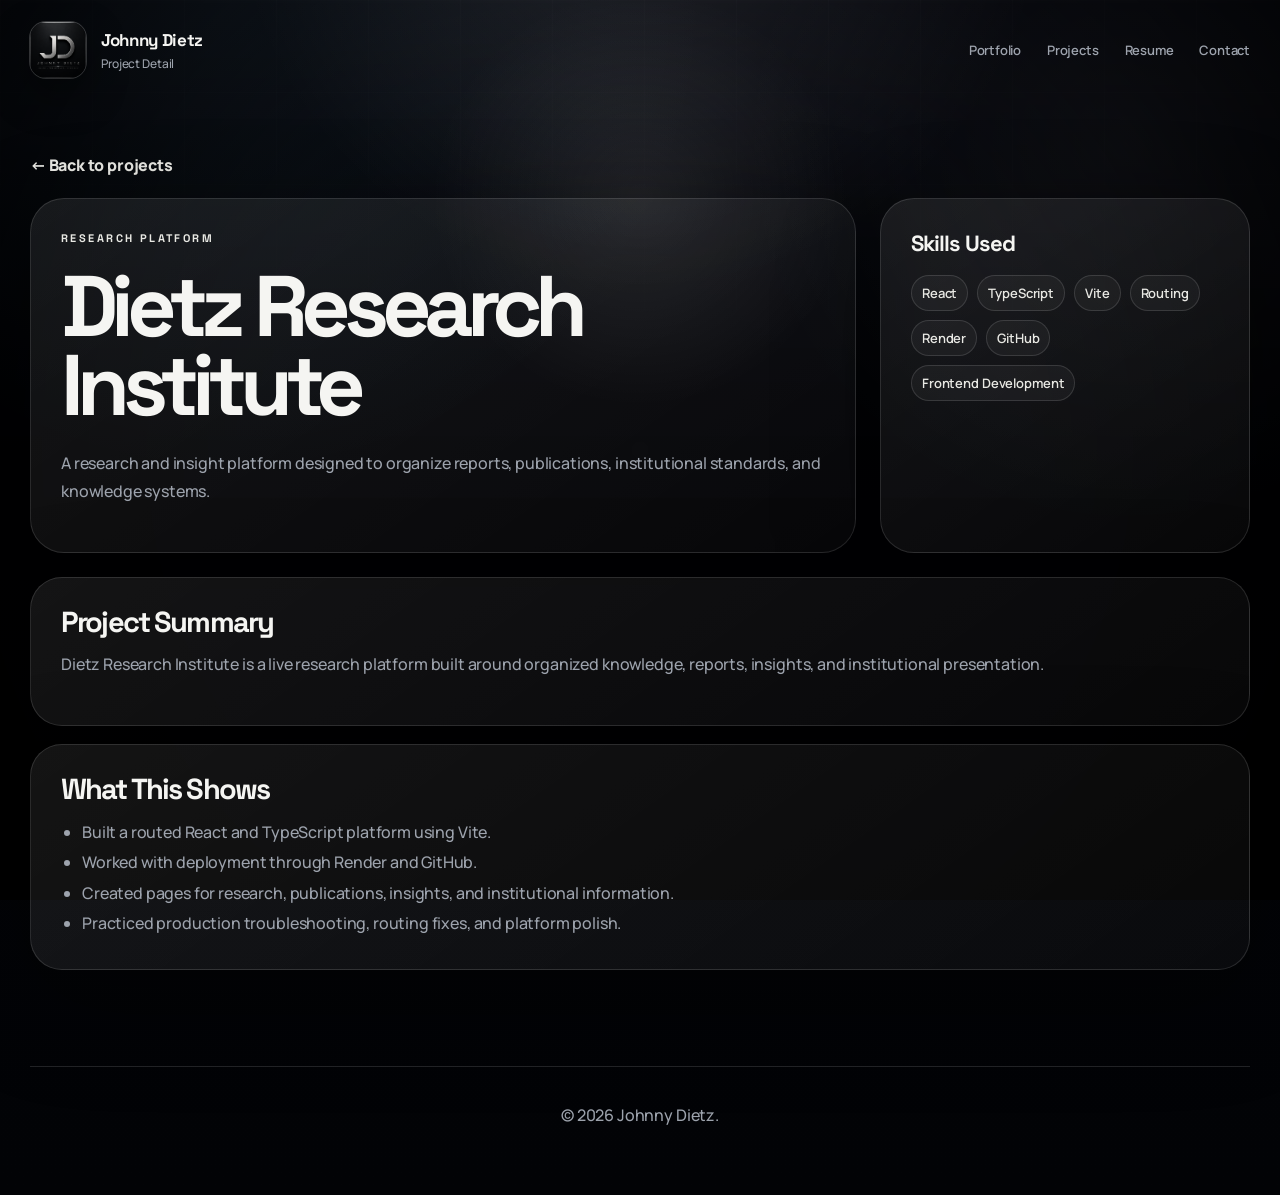
<file: templates/projects/dri.html>
<!DOCTYPE html>
<html lang="en">
<head>
  <meta name="description" content="Johnny Dietz personal portfolio — technical support candidate, self-taught builder, and creator of Dietzion One and Dietz Research Institute." />
  <meta name="theme-color" content="#030407" />
  <meta property="og:title" content="Johnny Dietz | Portfolio" />
  <meta property="og:description" content="Personal portfolio for Johnny Dietz — technical projects, support experience, and technology career growth." />
  <meta property="og:image" content="https://johnny-portfolio-pvc5.onrender.com/static/assets/jd-logo-icon.png" />
  <link rel="apple-touch-icon" href="/static/assets/jd-logo-icon.png" />
  <link rel="manifest" href="/static/site.webmanifest" />

  <link rel="icon" type="image/png" href="/static/assets/jd-logo-icon.png" />
  <meta charset="UTF-8" />
  <meta name="viewport" content="width=device-width, initial-scale=1.0" />
  <title>Dietz Research Institute | Johnny Dietz</title>
  <link rel="preconnect" href="https://fonts.googleapis.com">
  <link rel="preconnect" href="https://fonts.gstatic.com" crossorigin>
  <link href="https://fonts.googleapis.com/css2?family=Manrope:wght@400;500;600;700;800&family=Space+Grotesk:wght@500;600;700&display=swap" rel="stylesheet">
  <link rel="stylesheet" href="/static/style.css" />
</head>
<body>
  <div class="page-glow"></div>

  <header class="header">
    <div class="brand">
      <img class="logo-img" src="/static/assets/jd-logo-icon.png" alt="Johnny Dietz logo" />
      <div>
        <strong>Johnny Dietz</strong>
        <span>Project Detail</span>
      </div>
    </div>

    <nav>
      <a href="/">Portfolio</a>
      <a href="/#projects">Projects</a>
      <a href="/resume">Resume</a>
      <a href="/#contact">Contact</a>
    </nav>
  </header>

  <main>
    <section class="section project-detail">
      <a class="back-link" href="/#projects">← Back to projects</a>

      <div class="project-detail-hero">
        <div>
          <p class="eyebrow">Research Platform</p>
          <h1>Dietz Research Institute</h1>
          <p>A research and insight platform designed to organize reports, publications, institutional standards, and knowledge systems.</p>
        </div>

        <div class="project-detail-panel">
          <h3>Skills Used</h3>
          <div class="skill-cloud">
            <span>React</span>            <span>TypeScript</span>            <span>Vite</span>            <span>Routing</span>            <span>Render</span>            <span>GitHub</span>            <span>Frontend Development</span>
          </div>
        </div>
      </div>

      <div class="project-detail-grid">
        <section class="resume-block wide">
          <h2>Project Summary</h2>
          <p>Dietz Research Institute is a live research platform built around organized knowledge, reports, insights, and institutional presentation.</p>
        </section>

        <section class="resume-block wide">
          <h2>What This Shows</h2>
          <ul>
            <li>Built a routed React and TypeScript platform using Vite.</li>            <li>Worked with deployment through Render and GitHub.</li>            <li>Created pages for research, publications, insights, and institutional information.</li>            <li>Practiced production troubleshooting, routing fixes, and platform polish.</li>
          </ul>
        </section>
      </div>
    </section>
  </main>

  <footer>
    <p>© 2026 Johnny Dietz.</p>
  </footer>
</body>
</html>
</file>
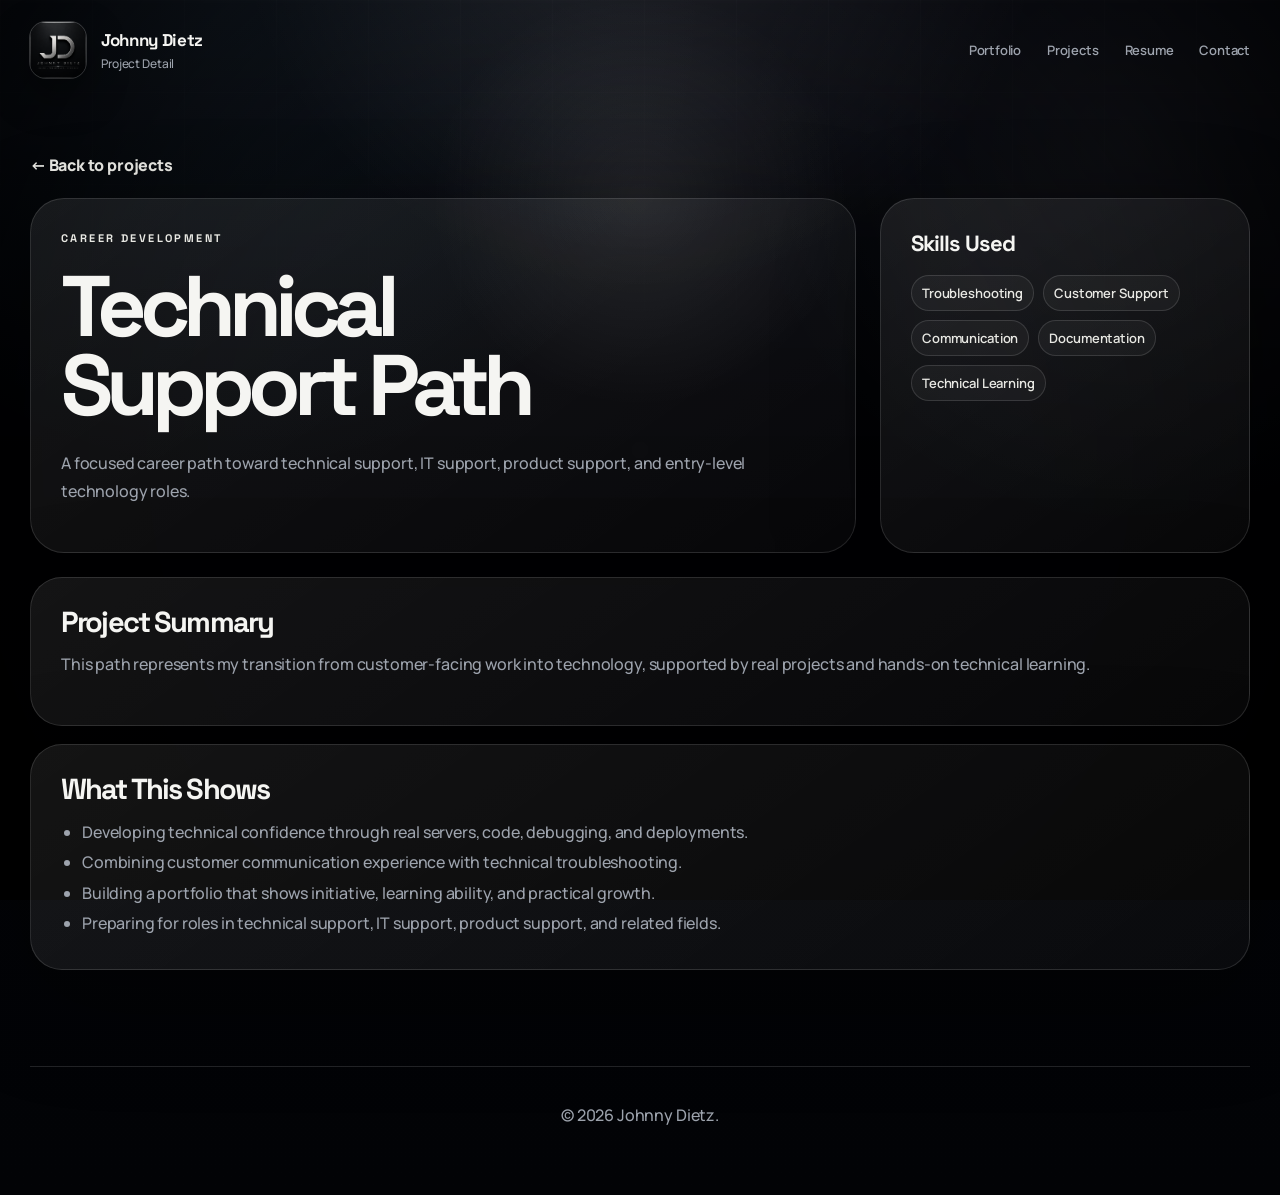
<file: templates/projects/technical-support-path.html>
<!DOCTYPE html>
<html lang="en">
<head>
  <meta name="description" content="Johnny Dietz personal portfolio — technical support candidate, self-taught builder, and creator of Dietzion One and Dietz Research Institute." />
  <meta name="theme-color" content="#030407" />
  <meta property="og:title" content="Johnny Dietz | Portfolio" />
  <meta property="og:description" content="Personal portfolio for Johnny Dietz — technical projects, support experience, and technology career growth." />
  <meta property="og:image" content="https://johnny-portfolio-pvc5.onrender.com/static/assets/jd-logo-icon.png" />
  <link rel="apple-touch-icon" href="/static/assets/jd-logo-icon.png" />
  <link rel="manifest" href="/static/site.webmanifest" />

  <link rel="icon" type="image/png" href="/static/assets/jd-logo-icon.png" />
  <meta charset="UTF-8" />
  <meta name="viewport" content="width=device-width, initial-scale=1.0" />
  <title>Technical Support Path | Johnny Dietz</title>
  <link rel="preconnect" href="https://fonts.googleapis.com">
  <link rel="preconnect" href="https://fonts.gstatic.com" crossorigin>
  <link href="https://fonts.googleapis.com/css2?family=Manrope:wght@400;500;600;700;800&family=Space+Grotesk:wght@500;600;700&display=swap" rel="stylesheet">
  <link rel="stylesheet" href="/static/style.css" />
</head>
<body>
  <div class="page-glow"></div>

  <header class="header">
    <div class="brand">
      <img class="logo-img" src="/static/assets/jd-logo-icon.png" alt="Johnny Dietz logo" />
      <div>
        <strong>Johnny Dietz</strong>
        <span>Project Detail</span>
      </div>
    </div>

    <nav>
      <a href="/">Portfolio</a>
      <a href="/#projects">Projects</a>
      <a href="/resume">Resume</a>
      <a href="/#contact">Contact</a>
    </nav>
  </header>

  <main>
    <section class="section project-detail">
      <a class="back-link" href="/#projects">← Back to projects</a>

      <div class="project-detail-hero">
        <div>
          <p class="eyebrow">Career Development</p>
          <h1>Technical Support Path</h1>
          <p>A focused career path toward technical support, IT support, product support, and entry-level technology roles.</p>
        </div>

        <div class="project-detail-panel">
          <h3>Skills Used</h3>
          <div class="skill-cloud">
            <span>Troubleshooting</span>            <span>Customer Support</span>            <span>Communication</span>            <span>Documentation</span>            <span>Technical Learning</span>
          </div>
        </div>
      </div>

      <div class="project-detail-grid">
        <section class="resume-block wide">
          <h2>Project Summary</h2>
          <p>This path represents my transition from customer-facing work into technology, supported by real projects and hands-on technical learning.</p>
        </section>

        <section class="resume-block wide">
          <h2>What This Shows</h2>
          <ul>
            <li>Developing technical confidence through real servers, code, debugging, and deployments.</li>            <li>Combining customer communication experience with technical troubleshooting.</li>            <li>Building a portfolio that shows initiative, learning ability, and practical growth.</li>            <li>Preparing for roles in technical support, IT support, product support, and related fields.</li>
          </ul>
        </section>
      </div>
    </section>
  </main>

  <footer>
    <p>© 2026 Johnny Dietz.</p>
  </footer>
</body>
</html>
</file>
<file: static/style.css>
:root {
  --bg: #030407;
  --bg-soft: #080a0f;
  --panel: rgba(255, 255, 255, 0.055);
  --panel-strong: rgba(255, 255, 255, 0.085);
  --text: #f5f5f2;
  --muted: #9da3ad;
  --muted-2: #707781;
  --line: rgba(255, 255, 255, 0.13);
  --line-strong: rgba(255, 255, 255, 0.24);
  --silver: #e8e8e3;
  --silver-dark: #9ca1a7;
  --accent: #d8d8d2;
  --blue: #9adff5;
  --navy: #05070b;
  --radius-lg: 34px;
  --radius-md: 24px;
  --shadow: 0 32px 100px rgba(0, 0, 0, 0.42);
}

* {
  box-sizing: border-box;
}

html {
  scroll-behavior: smooth;
}

body {
  margin: 0;
  min-height: 100vh;
  color: var(--text);
  font-family: Inter, ui-sans-serif, system-ui, -apple-system, BlinkMacSystemFont, "Segoe UI", Arial, sans-serif;
  background:
    radial-gradient(circle at 50% -10%, rgba(255,255,255,0.14), transparent 28%),
    radial-gradient(circle at 18% 0%, rgba(154,223,245,0.08), transparent 30%),
    radial-gradient(circle at 88% 12%, rgba(255,255,255,0.06), transparent 25%),
    linear-gradient(180deg, #070911 0%, #030407 42%, #020306 100%);
  overflow-x: hidden;
}

body::before {
  content: "";
  position: fixed;
  inset: 0;
  pointer-events: none;
  background:
    linear-gradient(90deg, rgba(255,255,255,0.035) 1px, transparent 1px),
    linear-gradient(rgba(255,255,255,0.03) 1px, transparent 1px);
  background-size: 92px 92px;
  mask-image: linear-gradient(to bottom, black 0%, rgba(0,0,0,0.45) 38%, transparent 82%);
  opacity: 0.45;
}

body::after {
  content: "";
  position: fixed;
  inset: 0;
  pointer-events: none;
  background:
    radial-gradient(circle at center, transparent 0%, rgba(0,0,0,0.1) 48%, rgba(0,0,0,0.78) 100%);
  opacity: 0.85;
}

.page-glow {
  position: fixed;
  inset: 0;
  pointer-events: none;
  background:
    radial-gradient(circle at 50% 22%, rgba(255,255,255,0.09), transparent 22%),
    linear-gradient(180deg, transparent 0%, rgba(0,0,0,0.52) 100%);
  z-index: 0;
}

.header,
main,
footer {
  position: relative;
  z-index: 2;
}

.header {
  width: min(1220px, calc(100% - 40px));
  margin: 0 auto;
  padding: 22px 0;
  display: flex;
  justify-content: space-between;
  align-items: center;
}

.brand {
  display: flex;
  align-items: center;
  gap: 14px;
}

.logo {
  width: 52px;
  height: 52px;
  border-radius: 15px;
  display: grid;
  place-items: center;
  color: #080a0f;
  font-weight: 950;
  letter-spacing: -0.11em;
  background:
    linear-gradient(145deg, #ffffff 0%, #c9c9c4 44%, #727982 100%);
  border: 1px solid rgba(255,255,255,0.46);
  box-shadow:
    inset 0 1px 0 rgba(255,255,255,0.85),
    inset 0 -12px 22px rgba(0,0,0,0.28),
    0 18px 42px rgba(0,0,0,0.45);
  text-shadow: 0 1px 0 rgba(255,255,255,0.3);
}

.brand strong {
  display: block;
  font-size: 16px;
  letter-spacing: -0.02em;
}

.brand span {
  display: block;
  margin-top: 4px;
  color: var(--muted);
  font-size: 12px;
}

nav {
  display: flex;
  align-items: center;
  gap: 26px;
}

nav a {
  color: var(--muted);
  font-size: 13px;
  text-decoration: none;
  transition: color 0.2s ease;
}

nav a:hover {
  color: var(--silver);
}

.hero {
  width: min(1220px, calc(100% - 40px));
  margin: 78px auto 105px;
  display: grid;
  grid-template-columns: 1fr 410px;
  gap: 54px;
  align-items: center;
}

.eyebrow {
  margin: 0 0 18px;
  color: var(--silver);
  font-size: 11px;
  font-weight: 850;
  text-transform: uppercase;
  letter-spacing: 0.28em;
}

h1,
h2,
h3,
p {
  margin-top: 0;
}

h1 {
  max-width: 820px;
  margin-bottom: 24px;
  font-size: clamp(54px, 8vw, 104px);
  line-height: 0.92;
  letter-spacing: -0.075em;
  color: var(--text);
  text-wrap: balance;
}

h2 {
  margin-bottom: 18px;
  font-size: clamp(34px, 5vw, 62px);
  line-height: 0.98;
  letter-spacing: -0.055em;
  text-wrap: balance;
}

h3 {
  margin-bottom: 12px;
  font-size: 22px;
  letter-spacing: -0.035em;
}

p {
  color: var(--muted);
  line-height: 1.75;
}

.subtitle {
  max-width: 760px;
  font-size: 18px;
}

.actions {
  display: flex;
  flex-wrap: wrap;
  gap: 14px;
  margin: 34px 0 30px;
}

.btn {
  min-height: 46px;
  display: inline-flex;
  align-items: center;
  justify-content: center;
  padding: 13px 19px;
  border-radius: 999px;
  text-decoration: none;
  font-weight: 850;
  font-size: 14px;
  transition: transform 0.2s ease, border-color 0.2s ease, background 0.2s ease;
}

.btn:hover {
  transform: translateY(-2px);
}

.primary {
  color: #080a0f;
  background:
    linear-gradient(145deg, #ffffff 0%, #d9d9d4 42%, #8f969e 100%);
  border: 1px solid rgba(255,255,255,0.58);
  box-shadow:
    inset 0 1px 0 rgba(255,255,255,0.85),
    0 14px 38px rgba(255,255,255,0.08);
}

.secondary {
  color: var(--silver);
  border: 1px solid var(--line);
  background: rgba(255,255,255,0.035);
}

.secondary:hover {
  border-color: var(--line-strong);
  background: rgba(255,255,255,0.06);
}

.metrics {
  display: grid;
  grid-template-columns: repeat(3, minmax(0, 1fr));
  max-width: 620px;
  gap: 14px;
}

.metrics div,
.card,
.hero-panel,
.career,
.career-grid div,
.contact-box,
.about-main,
.proof-grid div,
.timeline-item,
.resume-header > div,
.resume-block,
.project-detail-hero > div,
.project-detail-panel {
  border: 1px solid var(--line);
  background:
    linear-gradient(145deg, rgba(255,255,255,0.08), rgba(255,255,255,0.032));
  box-shadow: var(--shadow);
  backdrop-filter: blur(22px);
}

.metrics div {
  padding: 18px;
  border-radius: 22px;
}

.metrics strong {
  display: block;
  margin-bottom: 4px;
  font-size: 28px;
  letter-spacing: -0.04em;
}

.metrics span {
  color: var(--muted-2);
  font-size: 12px;
}

.hero-panel {
  position: relative;
  min-height: 520px;
  border-radius: 38px;
  padding: 34px;
  overflow: hidden;
  display: flex;
  flex-direction: column;
  justify-content: space-between;
}

.hero-panel::before {
  content: "";
  position: absolute;
  inset: 1px;
  border-radius: inherit;
  pointer-events: none;
  background:
    radial-gradient(circle at 50% 12%, rgba(255,255,255,0.16), transparent 34%),
    linear-gradient(180deg, rgba(255,255,255,0.04), transparent 56%);
}

.orbital {
  position: relative;
  width: 305px;
  height: 305px;
  margin: 0 auto 34px;
  border-radius: 50%;
  border: 1px solid rgba(255,255,255,0.18);
  box-shadow:
    inset 0 0 0 1px rgba(255,255,255,0.04),
    0 0 80px rgba(255,255,255,0.05);
}

.orbital::before,
.orbital::after {
  content: "";
  position: absolute;
  border-radius: 50%;
  border: 1px solid rgba(255,255,255,0.12);
}

.orbital::before {
  inset: 42px;
}

.orbital::after {
  inset: 86px;
}

.core {
  position: absolute;
  top: 84px;
  left: 84px;
  width: 136px;
  height: 136px;
  border-radius: 31px;
  display: grid;
  place-items: center;
  color: #080a0f;
  font-size: 42px;
  font-weight: 950;
  letter-spacing: -0.1em;
  background:
    linear-gradient(145deg, #ffffff 0%, #d5d5cf 44%, #7c838b 100%);
  border: 1px solid rgba(255,255,255,0.52);
  box-shadow:
    inset 0 1px 0 rgba(255,255,255,0.8),
    inset 0 -18px 32px rgba(0,0,0,0.28),
    0 22px 64px rgba(0,0,0,0.45);
}

.hero-panel h2,
.hero-panel p {
  position: relative;
  z-index: 2;
}

.hero-panel h2 {
  font-size: clamp(34px, 4vw, 50px);
}

.hero-panel p {
  margin-bottom: 0;
}

.section {
  width: min(1220px, calc(100% - 40px));
  margin: 0 auto 96px;
}

.section-head {
  margin-bottom: 28px;
}

.section-head p {
  max-width: 760px;
}

.about {
  display: grid;
  grid-template-columns: 0.95fr 1.05fr;
  gap: 22px;
  align-items: stretch;
}

.about-main {
  border-radius: var(--radius-lg);
  padding: 34px;
}

.about-main p {
  max-width: 720px;
}

.proof-grid {
  display: grid;
  grid-template-columns: 1fr;
  gap: 14px;
}

.proof-grid div {
  border-radius: 26px;
  padding: 24px;
}

.proof-grid strong {
  width: 42px;
  height: 42px;
  margin-bottom: 16px;
  display: inline-flex;
  align-items: center;
  justify-content: center;
  color: #080a0f;
  border-radius: 14px;
  font-size: 13px;
  background:
    linear-gradient(145deg, #ffffff 0%, #d7d7d1 46%, #878e96 100%);
  box-shadow:
    inset 0 1px 0 rgba(255,255,255,0.75),
    0 14px 34px rgba(0,0,0,0.28);
}

.grid {
  display: grid;
  grid-template-columns: repeat(2, minmax(0, 1fr));
  gap: 18px;
}

.card {
  min-height: 252px;
  border-radius: 30px;
  padding: 28px;
  transition:
    transform 0.24s ease,
    border-color 0.24s ease,
    background 0.24s ease;
}

.card:hover {
  transform: translateY(-5px);
  border-color: var(--line-strong);
  background:
    linear-gradient(145deg, rgba(255,255,255,0.105), rgba(255,255,255,0.04));
}

.project-link-card {
  display: block;
  color: inherit;
  text-decoration: none;
  cursor: pointer;
  position: relative;
  z-index: 5;
}

.project-link-card * {
  pointer-events: none;
}

.featured {
  background:
    radial-gradient(circle at 15% 0%, rgba(255,255,255,0.13), transparent 32%),
    linear-gradient(145deg, rgba(255,255,255,0.095), rgba(255,255,255,0.036));
}

.tag {
  display: inline-flex;
  margin-bottom: 18px;
  padding: 7px 10px;
  border-radius: 999px;
  color: var(--silver);
  font-size: 11px;
  font-weight: 850;
  letter-spacing: 0.06em;
  text-transform: uppercase;
  border: 1px solid var(--line);
  background: rgba(255,255,255,0.045);
}

.chips,
.skill-cloud {
  display: flex;
  flex-wrap: wrap;
  gap: 9px;
}

.chips {
  margin-top: 24px;
}

.chips span,
.skill-cloud span {
  display: inline-flex;
  width: fit-content;
  color: var(--silver);
  border: 1px solid var(--line);
  background: rgba(255,255,255,0.04);
  padding: 8px 10px;
  border-radius: 999px;
  font-size: 13px;
}

.split {
  display: grid;
  grid-template-columns: 0.82fr 1.18fr;
  gap: 34px;
  align-items: start;
}

.career {
  border-radius: 38px;
  padding: 34px;
}

.career > p {
  max-width: 900px;
}

.career-grid {
  display: grid;
  grid-template-columns: repeat(3, minmax(0, 1fr));
  gap: 14px;
  margin-top: 26px;
}

.career-grid div {
  border-radius: 24px;
  padding: 22px;
}

.experience .section-head p {
  max-width: 760px;
}

.timeline {
  position: relative;
  display: grid;
  gap: 18px;
}

.timeline::before {
  content: "";
  position: absolute;
  left: 23px;
  top: 18px;
  bottom: 18px;
  width: 1px;
  background: linear-gradient(to bottom, rgba(255,255,255,0.42), rgba(255,255,255,0.04));
}

.timeline-item {
  position: relative;
  display: grid;
  grid-template-columns: 48px 1fr;
  gap: 18px;
  border-radius: 30px;
  padding: 24px;
}

.timeline-dot {
  position: relative;
  z-index: 2;
  width: 46px;
  height: 46px;
  border-radius: 15px;
  background:
    linear-gradient(145deg, #ffffff 0%, #d2d2cc 45%, #7b838c 100%);
  box-shadow:
    inset 0 1px 0 rgba(255,255,255,0.75),
    0 16px 34px rgba(0,0,0,0.32);
}

.timeline-date {
  display: inline-flex;
  margin-bottom: 10px;
  color: var(--silver);
  font-size: 11px;
  font-weight: 850;
  text-transform: uppercase;
  letter-spacing: 0.18em;
}

.timeline-item p {
  margin-bottom: 0;
  max-width: 880px;
}

.contact {
  text-align: center;
}

.contact p {
  max-width: 620px;
  margin-left: auto;
  margin-right: auto;
}

.contact-box {
  max-width: 760px;
  margin: 26px auto 0;
  border-radius: 30px;
  padding: 26px;
  display: grid;
  gap: 12px;
}

.contact-box a {
  color: var(--silver);
  font-size: 20px;
  font-weight: 850;
  text-decoration: none;
}

.contact-box span {
  color: var(--muted);
}

footer {
  width: min(1220px, calc(100% - 40px));
  margin: 0 auto;
  padding: 34px 0 50px;
  border-top: 1px solid var(--line);
  text-align: center;
}

/* Resume page */
.resume-page,
.project-detail {
  margin-top: 54px;
}

.resume-header {
  display: grid;
  grid-template-columns: 1fr 330px;
  gap: 24px;
  align-items: stretch;
  margin-bottom: 24px;
}

.resume-header h1,
.project-detail-hero h1 {
  font-size: clamp(50px, 7vw, 86px);
}

.resume-header > div,
.resume-block {
  border-radius: 32px;
  padding: 30px;
}

.resume-contact {
  display: grid;
  align-content: center;
  gap: 12px;
  color: var(--muted);
}

.resume-grid {
  display: grid;
  grid-template-columns: repeat(2, minmax(0, 1fr));
  gap: 18px;
}

.resume-block.wide {
  grid-column: 1 / -1;
}

.resume-block h2 {
  margin-bottom: 14px;
  font-size: 29px;
}

.resume-block ul,
.project-detail ul {
  margin: 0;
  padding-left: 21px;
  color: var(--muted);
  line-height: 1.9;
}

.resume-item {
  margin-top: 18px;
  padding-top: 18px;
  border-top: 1px solid var(--line);
}

.resume-item:first-of-type {
  margin-top: 0;
  padding-top: 0;
  border-top: 0;
}

.resume-item h3 {
  margin-bottom: 6px;
}

/* Project detail pages */
.back-link {
  display: inline-flex;
  margin-bottom: 22px;
  color: var(--silver);
  text-decoration: none;
  font-weight: 850;
}

.project-detail-hero {
  display: grid;
  grid-template-columns: 1fr 370px;
  gap: 24px;
  margin-bottom: 24px;
}

.project-detail-hero > div,
.project-detail-panel {
  border-radius: 34px;
  padding: 30px;
}

.project-detail-hero p {
  max-width: 780px;
}

.project-detail-panel h3 {
  margin-bottom: 18px;
}

.project-detail-grid {
  display: grid;
  gap: 18px;
}

@media print {
  body {
    background: white;
    color: #111;
  }

  body::before,
  body::after,
  .page-glow,
  .header,
  footer {
    display: none;
  }

  .resume-page {
    width: 100%;
    margin: 0;
  }

  .resume-header > div,
  .resume-block {
    box-shadow: none;
    backdrop-filter: none;
    background: white;
    border-color: #ddd;
  }

  p,
  .resume-block ul,
  .resume-contact {
    color: #333;
  }
}

@media (max-width: 920px) {
  .header {
    align-items: flex-start;
    flex-direction: column;
    gap: 18px;
  }

  nav {
    flex-wrap: wrap;
    gap: 16px;
  }

  .hero,
  .about,
  .split,
  .project-detail-hero,
  .resume-header,
  .resume-grid {
    grid-template-columns: 1fr;
  }

  .grid,
  .career-grid {
    grid-template-columns: 1fr;
  }

  .metrics {
    grid-template-columns: 1fr;
  }

  .hero-panel {
    min-height: 460px;
  }

  .orbital {
    width: 260px;
    height: 260px;
  }

  .core {
    top: 70px;
    left: 70px;
    width: 118px;
    height: 118px;
  }

  .timeline::before {
    display: none;
  }

  .timeline-item {
    grid-template-columns: 1fr;
  }

  .timeline-dot {
    display: none;
  }
}

@media (max-width: 520px) {
  .header,
  .hero,
  .section,
  footer {
    width: min(100% - 26px, 1220px);
  }

  h1 {
    font-size: clamp(46px, 16vw, 70px);
  }

  .hero {
    margin-top: 48px;
  }
}

/* Remove cursor-following glow behavior completely */
.card,
.hero-panel,
.career-grid div,
.timeline-item,
.proof-grid div,
.resume-block,
.project-detail-panel {
  transition: transform 0.24s ease, border-color 0.24s ease, background 0.24s ease;
}

.card:hover,
.hero-panel:hover,
.career-grid div:hover,
.timeline-item:hover,
.proof-grid div:hover,
.resume-block:hover,
.project-detail-panel:hover {
  background:
    linear-gradient(145deg, rgba(255,255,255,0.095), rgba(255,255,255,0.035));
  border-color: rgba(255,255,255,0.22);
}

/* V1.6 Premium typography system */
:root {
  --font-body: "Manrope", ui-sans-serif, system-ui, -apple-system, BlinkMacSystemFont, "Segoe UI", Arial, sans-serif;
  --font-display: "Space Grotesk", "Manrope", ui-sans-serif, system-ui, sans-serif;
}

body {
  font-family: var(--font-body);
  font-weight: 500;
  letter-spacing: -0.012em;
}

h1,
h2,
h3,
.logo,
.brand strong,
.metrics strong,
.btn,
.tag,
.eyebrow,
.timeline-date,
.contact-box a {
  font-family: var(--font-display);
}

h1 {
  font-weight: 700;
  letter-spacing: -0.082em;
}

h2 {
  font-weight: 700;
  letter-spacing: -0.064em;
}

h3 {
  font-weight: 700;
  letter-spacing: -0.045em;
}

p,
li,
.brand span,
.metrics span,
.contact-box span,
.resume-contact {
  font-weight: 500;
  letter-spacing: -0.01em;
}

nav a {
  font-weight: 600;
  letter-spacing: -0.015em;
}

.eyebrow,
.tag,
.timeline-date {
  font-weight: 800;
  letter-spacing: 0.22em;
}

.logo {
  font-weight: 700;
  letter-spacing: -0.12em;
}

.subtitle {
  font-size: 18.5px;
  line-height: 1.78;
}

.card p,
.about-main p,
.proof-grid p,
.timeline-item p,
.resume-block p,
.project-detail p {
  line-height: 1.78;
}

.chips span,
.skill-cloud span {
  font-weight: 600;
  letter-spacing: -0.01em;
}

/* Real JD logo integration */
.logo {
  display: none;
}

.logo-img {
  width: 54px;
  height: 54px;
  border-radius: 15px;
  object-fit: cover;
  display: block;
  box-shadow:
    0 16px 40px rgba(0,0,0,0.46),
    0 0 0 1px rgba(255,255,255,0.22);
}

.core {
  display: none;
}

.core-logo {
  position: absolute;
  top: 62px;
  left: 50%;
  transform: translateX(-50%);
  width: 180px;
  height: 180px;
  border-radius: 38px;
  object-fit: cover;
  display: block;
  box-shadow:
    0 24px 70px rgba(0,0,0,0.55),
    0 0 0 1px rgba(255,255,255,0.18);
}

@media (max-width: 920px) {
  .core-logo {
    top: 52px;
    width: 155px;
    height: 155px;
    border-radius: 34px;
  }
}

/* Real JD logo integration */
.logo {
  display: none;
}

.logo-img {
  width: 54px;
  height: 54px;
  border-radius: 15px;
  object-fit: cover;
  display: block;
  box-shadow:
    0 16px 40px rgba(0,0,0,0.46),
    0 0 0 1px rgba(255,255,255,0.22);
}

.core {
  display: none;
}

.core-logo {
  position: absolute;
  top: 62px;
  left: 50%;
  transform: translateX(-50%);
  width: 180px;
  height: 180px;
  border-radius: 38px;
  object-fit: cover;
  display: block;
  box-shadow:
    0 24px 70px rgba(0,0,0,0.55),
    0 0 0 1px rgba(255,255,255,0.18);
}

@media (max-width: 920px) {
  .core-logo {
    top: 52px;
    width: 155px;
    height: 155px;
    border-radius: 34px;
  }
}

/* V1.8 Logo final placement polish */
.logo-img {
  width: 56px;
  height: 56px;
  border-radius: 16px;
}

.brand {
  gap: 15px;
}

.brand strong {
  font-size: 17px;
}

.core-logo {
  width: 190px;
  height: 190px;
  border-radius: 42px;
}

.hero-panel {
  align-items: stretch;
}

@media (max-width: 920px) {
  .logo-img {
    width: 52px;
    height: 52px;
  }

  .core-logo {
    width: 160px;
    height: 160px;
    border-radius: 36px;
  }
}

/* V1.9 Employer CTA polish */
.availability-pill {
  width: fit-content;
  display: inline-flex;
  align-items: center;
  gap: 10px;
  margin: 0 0 18px;
  padding: 9px 13px;
  border-radius: 999px;
  color: var(--silver);
  font-size: 13px;
  font-weight: 700;
  border: 1px solid var(--line);
  background: rgba(255,255,255,0.045);
  box-shadow: 0 16px 40px rgba(0,0,0,0.25);
}

.availability-pill span {
  width: 8px;
  height: 8px;
  border-radius: 999px;
  background: #d8d8d2;
  box-shadow: 0 0 14px rgba(255,255,255,0.55);
}

.resume-topline {
  display: flex;
  justify-content: space-between;
  gap: 18px;
  align-items: center;
  flex-wrap: wrap;
}

.print-btn {
  border: 1px solid var(--line);
  background: rgba(255,255,255,0.045);
  color: var(--silver);
  border-radius: 999px;
  padding: 11px 15px;
  font-family: var(--font-display);
  font-weight: 700;
  cursor: pointer;
  transition: transform 0.2s ease, border-color 0.2s ease, background 0.2s ease;
}

.print-btn:hover {
  transform: translateY(-2px);
  border-color: var(--line-strong);
  background: rgba(255,255,255,0.075);
}

@media print {
  .print-btn,
  .availability-pill {
    display: none;
  }
}

/* V2.0 Professional contact block */
.professional-contact {
  text-align: left;
  gap: 22px;
}

.contact-label {
  display: block;
  margin-bottom: 6px;
  color: var(--muted-2);
  font-size: 11px;
  font-weight: 800;
  text-transform: uppercase;
  letter-spacing: 0.18em;
}

.professional-contact p {
  margin: 0;
}

.contact-links {
  display: flex;
  flex-wrap: wrap;
  gap: 10px;
}

.contact-links a {
  display: inline-flex;
  align-items: center;
  justify-content: center;
  min-height: 42px;
  padding: 10px 14px;
  border-radius: 999px;
  color: var(--silver);
  font-size: 13px;
  font-family: var(--font-display);
  font-weight: 700;
  text-decoration: none;
  border: 1px solid var(--line);
  background: rgba(255,255,255,0.045);
}

.contact-links a:hover {
  border-color: var(--line-strong);
  background: rgba(255,255,255,0.075);
}

.contact-links a[aria-disabled="true"] {
  color: var(--muted-2);
  cursor: not-allowed;
}

/* V2.1 Premium project cards with real actions */
.project-grid-premium {
  align-items: stretch;
}

.project-card-pro {
  display: flex;
  flex-direction: column;
  justify-content: space-between;
  gap: 24px;
}

.project-card-main {
  display: grid;
}

.project-actions {
  display: flex;
  flex-wrap: wrap;
  gap: 10px;
  padding-top: 18px;
  border-top: 1px solid var(--line);
}

.project-actions a {
  min-height: 40px;
  display: inline-flex;
  align-items: center;
  justify-content: center;
  padding: 9px 13px;
  border-radius: 999px;
  color: var(--silver);
  font-family: var(--font-display);
  font-size: 13px;
  font-weight: 700;
  text-decoration: none;
  border: 1px solid var(--line);
  background: rgba(255,255,255,0.04);
  transition:
    transform 0.2s ease,
    border-color 0.2s ease,
    background 0.2s ease;
}

.project-actions a:hover {
  transform: translateY(-2px);
  border-color: var(--line-strong);
  background: rgba(255,255,255,0.075);
}

.project-actions a[aria-disabled="true"] {
  color: var(--muted-2);
  cursor: not-allowed;
}

.project-actions a[aria-disabled="true"]:hover {
  transform: none;
  border-color: var(--line);
  background: rgba(255,255,255,0.04);
}

/* Premium entrance animation */
.hero-copy,
.hero-panel,
.section {
  animation: softFadeUp 0.75s ease both;
}

.hero-panel {
  animation-delay: 0.08s;
}

.section {
  animation-delay: 0.12s;
}

@keyframes softFadeUp {
  from {
    opacity: 0;
    transform: translateY(18px);
  }

  to {
    opacity: 1;
    transform: translateY(0);
  }
}

/* Cleaner mobile card actions */
@media (max-width: 520px) {
  .project-actions {
    display: grid;
    grid-template-columns: 1fr;
  }

  .project-actions a {
    width: 100%;
  }
}

/* V2.2 Mobile optimization pass */
@media (max-width: 920px) {
  body {
    background:
      radial-gradient(circle at 50% -8%, rgba(255,255,255,0.12), transparent 26%),
      linear-gradient(180deg, #070911 0%, #030407 44%, #020306 100%);
  }

  .header {
    padding: 18px 0;
  }

  .brand {
    width: 100%;
  }

  nav {
    width: 100%;
    padding: 12px;
    border: 1px solid var(--line);
    border-radius: 999px;
    background: rgba(255,255,255,0.035);
    justify-content: center;
  }

  nav a {
    font-size: 12px;
  }

  .hero {
    margin: 48px auto 78px;
    gap: 28px;
  }

  h1 {
    max-width: 100%;
    line-height: 0.96;
  }

  .subtitle {
    font-size: 16px;
  }

  .actions {
    display: grid;
    grid-template-columns: 1fr;
  }

  .btn {
    width: 100%;
  }

  .availability-pill {
    width: 100%;
    justify-content: center;
    text-align: center;
    line-height: 1.45;
  }

  .hero-panel {
    min-height: 420px;
    padding: 28px;
  }

  .section {
    margin-bottom: 72px;
  }

  .about-main,
  .proof-grid div,
  .card,
  .career,
  .timeline-item,
  .contact-box,
  .resume-header > div,
  .resume-block,
  .project-detail-hero > div,
  .project-detail-panel {
    border-radius: 26px;
  }

  .career-grid {
    gap: 14px;
  }

  .contact-box {
    padding: 22px;
  }

  .contact-links {
    display: grid;
    grid-template-columns: 1fr;
  }

  .contact-links a {
    width: 100%;
  }
}

@media (max-width: 620px) {
  .brand strong {
    font-size: 15px;
  }

  .brand span {
    font-size: 11px;
  }

  .logo-img {
    width: 48px;
    height: 48px;
    border-radius: 14px;
  }

  nav {
    border-radius: 24px;
    display: grid;
    grid-template-columns: repeat(3, 1fr);
    gap: 8px;
  }

  nav a {
    text-align: center;
    padding: 8px 6px;
    border-radius: 999px;
    background: rgba(255,255,255,0.035);
  }

  .hero {
    margin-top: 36px;
  }

  h1 {
    font-size: clamp(42px, 15vw, 64px);
    letter-spacing: -0.07em;
  }

  h2 {
    font-size: clamp(32px, 11vw, 48px);
    letter-spacing: -0.055em;
  }

  h3 {
    font-size: 20px;
  }

  p {
    font-size: 15px;
  }

  .metrics {
    gap: 10px;
  }

  .metrics div {
    padding: 16px;
  }

  .hero-panel {
    min-height: 390px;
  }

  .orbital {
    width: 230px;
    height: 230px;
  }

  .core-logo {
    top: 50px;
    width: 135px;
    height: 135px;
    border-radius: 31px;
  }

  .chips span,
  .skill-cloud span {
    font-size: 12px;
  }

  .resume-topline {
    align-items: flex-start;
  }

  .print-btn {
    width: 100%;
  }

  .project-detail-hero h1,
  .resume-header h1 {
    font-size: clamp(42px, 14vw, 66px);
  }
}

@media (max-width: 420px) {
  .header,
  .hero,
  .section,
  footer {
    width: min(100% - 22px, 1220px);
  }

  nav {
    grid-template-columns: repeat(2, 1fr);
  }

  .hero-panel {
    min-height: 365px;
  }

  .orbital {
    width: 210px;
    height: 210px;
  }

  .core-logo {
    top: 46px;
    width: 122px;
    height: 122px;
    border-radius: 28px;
  }

  .card,
  .about-main,
  .career,
  .contact-box {
    padding: 22px;
  }
}

/* V2.3 Inline professional links */
.contact-box span a,
.resume-contact a {
  color: var(--silver);
  text-decoration: none;
  border-bottom: 1px solid rgba(255,255,255,0.22);
}

.contact-box span a:hover,
.resume-contact a:hover {
  border-color: rgba(255,255,255,0.5);
}

/* V2.4 404 page */
.not-found {
  min-height: 55vh;
  display: grid;
  align-content: center;
}

.not-found h1 {
  margin-bottom: 18px;
}

.not-found p {
  max-width: 620px;
  font-size: 18px;
}

/* V2.5 Launch checklist page */
.checklist-page {
  margin-top: 54px;
}

.checklist-page > p {
  max-width: 760px;
  font-size: 18px;
}

.checklist-grid {
  display: grid;
  grid-template-columns: repeat(2, minmax(0, 1fr));
  gap: 18px;
  margin-top: 30px;
}

.check-card {
  border: 1px solid var(--line);
  border-radius: 30px;
  padding: 28px;
  background:
    linear-gradient(145deg, rgba(255,255,255,0.08), rgba(255,255,255,0.032));
  box-shadow: var(--shadow);
  backdrop-filter: blur(22px);
}

.check-card span {
  width: 42px;
  height: 42px;
  margin-bottom: 16px;
  display: inline-flex;
  align-items: center;
  justify-content: center;
  color: #080a0f;
  border-radius: 14px;
  font-family: var(--font-display);
  font-size: 13px;
  font-weight: 800;
  background:
    linear-gradient(145deg, #ffffff 0%, #d7d7d1 46%, #878e96 100%);
}

.check-card ul {
  margin: 0;
  padding-left: 21px;
  color: var(--muted);
  line-height: 1.9;
}

@media (max-width: 920px) {
  .checklist-grid {
    grid-template-columns: 1fr;
  }
}
</file>
